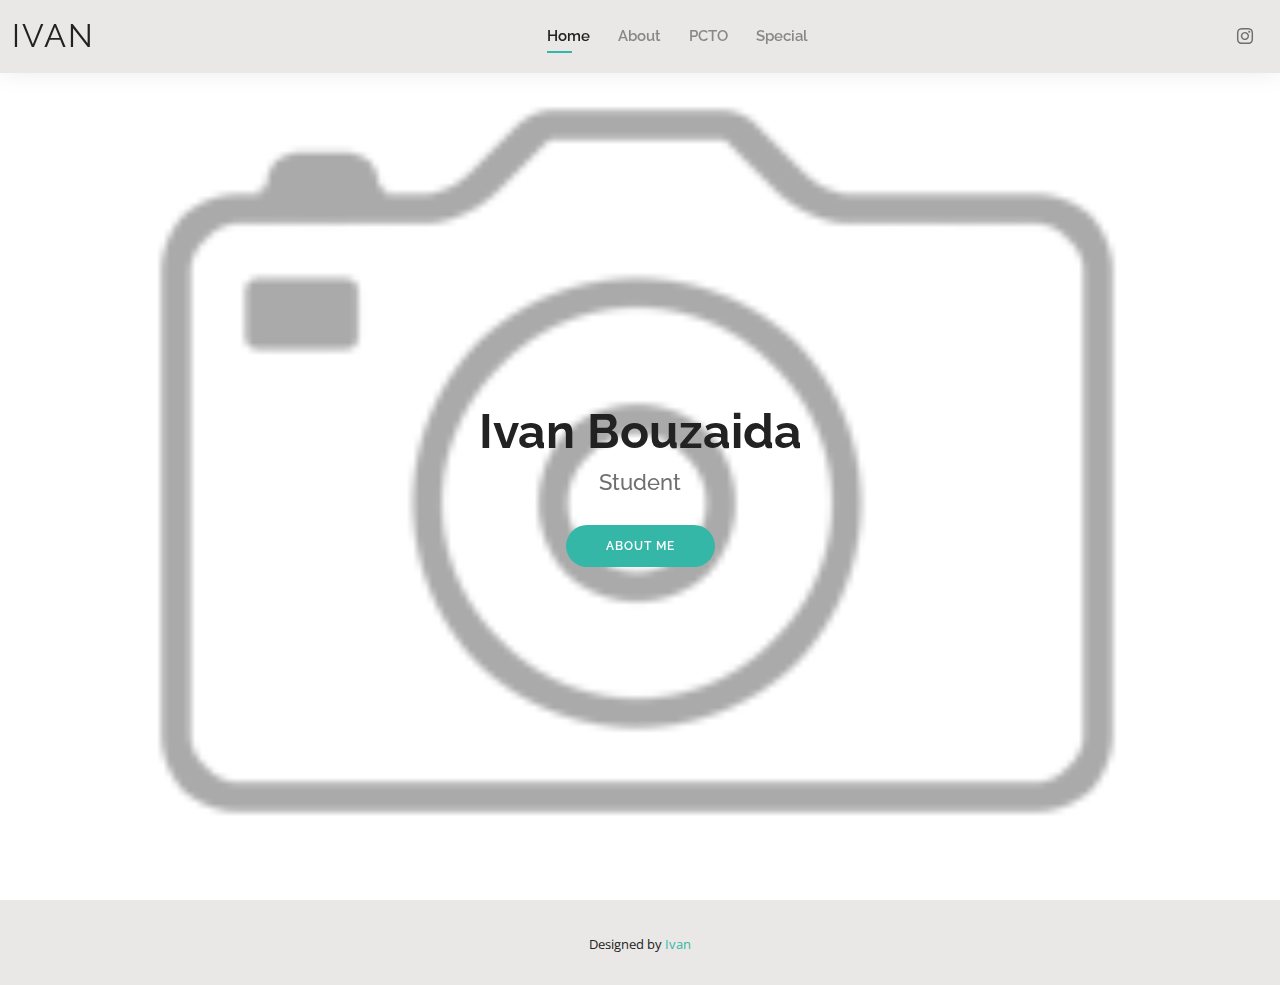
<file: site_maturità/index.html>
<!DOCTYPE html>
<html lang="en">

<head>
  <meta charset="utf-8">
  <meta content="width=device-width, initial-scale=1.0" name="viewport">

  <title>Ivan Bouzaida - Site</title>
  <meta content="" name="description">
  <meta content="" name="keywords">

  <!-- Favicons -->
  <link href="assets/img/favicon.png" rel="icon">
  <link href="assets/img/apple-touch-icon.png" rel="apple-touch-icon">

  <!-- Google Fonts -->
  <link href="https://fonts.googleapis.com/css?family=Open+Sans:300,300i,400,400i,600,600i,700,700i|Raleway:300,300i,400,400i,500,500i,600,600i,700,700i|Poppins:300,300i,400,400i,500,500i,600,600i,700,700i" rel="stylesheet">

  <!-- Vendor CSS Files -->
  <link href="assets/vendor/aos/aos.css" rel="stylesheet">
  <link href="assets/vendor/bootstrap/css/bootstrap.min.css" rel="stylesheet">
  <link href="assets/vendor/bootstrap-icons/bootstrap-icons.css" rel="stylesheet">
  <link href="assets/vendor/boxicons/css/boxicons.min.css" rel="stylesheet">
  <link href="assets/vendor/glightbox/css/glightbox.min.css" rel="stylesheet">
  <link href="assets/vendor/swiper/swiper-bundle.min.css" rel="stylesheet">

  <!-- Template Main CSS File -->
  <link href="assets/css/style.css" rel="stylesheet">

  <!-- =======================================================
  * Template Name: Kelly
  * Updated: Mar 10 2023 with Bootstrap v5.2.3
  * Template URL: https://bootstrapmade.com/kelly-free-bootstrap-cv-resume-html-template/
  * Author: BootstrapMade.com
  * License: https://bootstrapmade.com/license/
  ======================================================== -->
</head>

<body>

  <!-- ======= Header ======= -->
  <header id="header" class="fixed-top">
    <div class="container-fluid d-flex justify-content-between align-items-center">

      <h1 class="logo me-auto me-lg-0"><a href="index.html">Ivan</a></h1>
      <!-- Uncomment below if you prefer to use an image logo -->
      <!-- <a href="index.html" class="logo"><img src="assets/img/logo.png" alt="" class="img-fluid"></a>-->

      <nav id="navbar" class="navbar order-last order-lg-0">
        <ul>
          <li><a class="active" href="index.html">Home</a></li>
          <li><a href="about.html">About</a></li>
          <li><a href="resume.html">PCTO</a></li>
          <li><a href="portfolio.html">Special</a></li>
         
        </ul>
        <i class="bi bi-list mobile-nav-toggle"></i>
      </nav><!-- .navbar -->

      <div class="header-social-links">
        <a href="#" class="instagram"><i class="bi bi-instagram"></i></a>
      </div>

    </div>

  </header><!-- End Header -->

  <!-- ======= Hero Section ======= -->
  <section id="hero" class="d-flex align-items-center">
    <div class="container d-flex flex-column align-items-center" data-aos="zoom-in" data-aos-delay="100">
      <h1>Ivan Bouzaida</h1>
      <h2>Student</h2>
      <a href="about.html" class="btn-about">About Me</a>
    </div>
  </section><!-- End Hero -->

  <!-- ======= Footer ======= -->
  <footer id="footer">
    <div class="container">
      <div class="copyright">
      </div>
      <div class="credits">
        <!-- All the links in the footer should remain intact. -->
        <!-- You can delete the links only if you purchased the pro version. -->
        <!-- Licensing information: https://bootstrapmade.com/license/ -->
        <!-- Purchase the pro version with working PHP/AJAX contact form: https://boo
          tstrapmade.com/kelly-free-bootstrap-cv-resume-html-template/ -->
        Designed by <a href="https://bootstrapmade.com/">Ivan</a>
      </div>
    </div>
  </footer><!-- End  Footer -->

  <div id="preloader"></div>
  <a href="#" class="back-to-top d-flex align-items-center justify-content-center"><i class="bi bi-arrow-up-short"></i></a>

  <!-- Vendor JS Files -->
  <script src="assets/vendor/purecounter/purecounter_vanilla.js"></script>
  <script src="assets/vendor/aos/aos.js"></script>
  <script src="assets/vendor/bootstrap/js/bootstrap.bundle.min.js"></script>
  <script src="assets/vendor/glightbox/js/glightbox.min.js"></script>
  <script src="assets/vendor/isotope-layout/isotope.pkgd.min.js"></script>
  <script src="assets/vendor/swiper/swiper-bundle.min.js"></script>
  <script src="assets/vendor/waypoints/noframework.waypoints.js"></script>
  <script src="assets/vendor/php-email-form/validate.js"></script>

  <!-- Template Main JS File -->
  <script src="assets/js/main.js"></script>

</body>

</html>
</file>
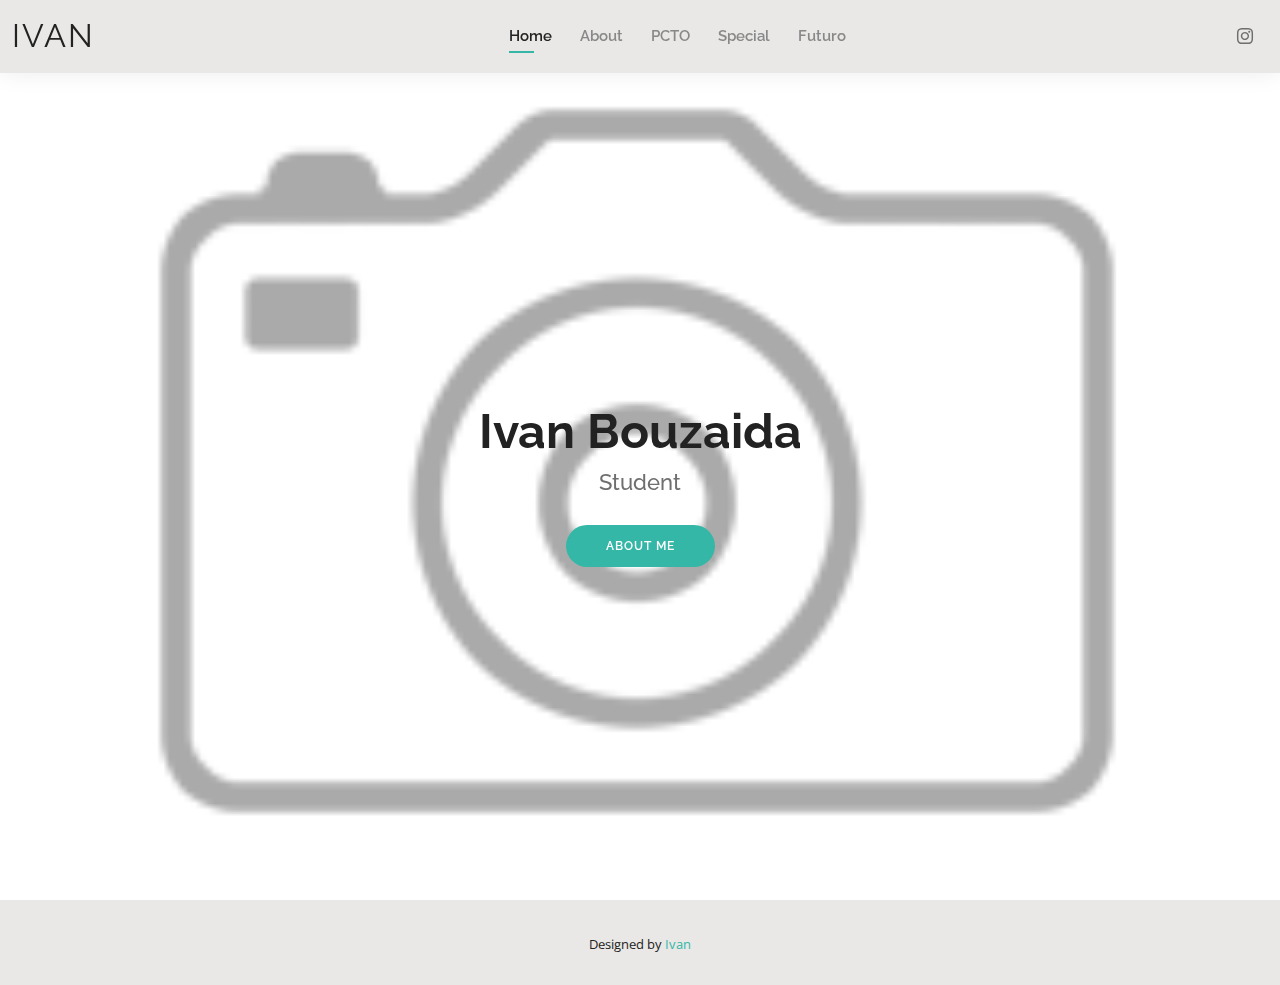
<file: Sito maturità/index.html>
<!DOCTYPE html>
<html lang="en">

<head>
  <meta charset="utf-8">
  <meta content="width=device-width, initial-scale=1.0" name="viewport">

  <title>Ivan Bouzaida - Site</title>
  <meta content="" name="description">
  <meta content="" name="keywords">

  <!-- Favicons -->
  <link href="assets/img/favicon.png" rel="icon">
  <link href="assets/img/apple-touch-icon.png" rel="apple-touch-icon">

  <!-- Google Fonts -->
  <link href="https://fonts.googleapis.com/css?family=Open+Sans:300,300i,400,400i,600,600i,700,700i|Raleway:300,300i,400,400i,500,500i,600,600i,700,700i|Poppins:300,300i,400,400i,500,500i,600,600i,700,700i" rel="stylesheet">

  <!-- Vendor CSS Files -->
  <link href="assets/vendor/aos/aos.css" rel="stylesheet">
  <link href="assets/vendor/bootstrap/css/bootstrap.min.css" rel="stylesheet">
  <link href="assets/vendor/bootstrap-icons/bootstrap-icons.css" rel="stylesheet">
  <link href="assets/vendor/boxicons/css/boxicons.min.css" rel="stylesheet">
  <link href="assets/vendor/glightbox/css/glightbox.min.css" rel="stylesheet">
  <link href="assets/vendor/swiper/swiper-bundle.min.css" rel="stylesheet">

  <!-- Template Main CSS File -->
  <link href="assets/css/style.css" rel="stylesheet">

  <!-- =======================================================
  * Template Name: Kelly
  * Updated: Mar 10 2023 with Bootstrap v5.2.3
  * Template URL: https://bootstrapmade.com/kelly-free-bootstrap-cv-resume-html-template/
  * Author: BootstrapMade.com
  * License: https://bootstrapmade.com/license/
  ======================================================== -->
</head>

<body>

  <!-- ======= Header ======= -->
  <header id="header" class="fixed-top">
    <div class="container-fluid d-flex justify-content-between align-items-center">

      <h1 class="logo me-auto me-lg-0"><a href="index.html">Ivan</a></h1>
      <!-- Uncomment below if you prefer to use an image logo -->
      <!-- <a href="index.html" class="logo"><img src="assets/img/logo.png" alt="" class="img-fluid"></a>-->

      <nav id="navbar" class="navbar order-last order-lg-0">
        <ul>
          <li><a class="active" href="index.html">Home</a></li>
          <li><a href="about.html">About</a></li>
          <li><a href="resume.html">PCTO</a></li>
          <li><a href="portfolio.html">Special</a></li>
          <li><a href="contact.html">Futuro</a></li>
        </ul>
        <i class="bi bi-list mobile-nav-toggle"></i>
      </nav><!-- .navbar -->

      <div class="header-social-links">
        <a href="#" class="instagram"><i class="bi bi-instagram"></i></a>
      </div>

    </div>

  </header><!-- End Header -->

  <!-- ======= Hero Section ======= -->
  <section id="hero" class="d-flex align-items-center">
    <div class="container d-flex flex-column align-items-center" data-aos="zoom-in" data-aos-delay="100">
      <h1>Ivan Bouzaida</h1>
      <h2>Student</h2>
      <a href="about.html" class="btn-about">About Me</a>
    </div>
  </section><!-- End Hero -->

  <!-- ======= Footer ======= -->
  <footer id="footer">
    <div class="container">
      <div class="copyright">
      </div>
      <div class="credits">
        <!-- All the links in the footer should remain intact. -->
        <!-- You can delete the links only if you purchased the pro version. -->
        <!-- Licensing information: https://bootstrapmade.com/license/ -->
        <!-- Purchase the pro version with working PHP/AJAX contact form: https://boo
          tstrapmade.com/kelly-free-bootstrap-cv-resume-html-template/ -->
        Designed by <a href="https://bootstrapmade.com/">Ivan</a>
      </div>
    </div>
  </footer><!-- End  Footer -->

  <div id="preloader"></div>
  <a href="#" class="back-to-top d-flex align-items-center justify-content-center"><i class="bi bi-arrow-up-short"></i></a>

  <!-- Vendor JS Files -->
  <script src="assets/vendor/purecounter/purecounter_vanilla.js"></script>
  <script src="assets/vendor/aos/aos.js"></script>
  <script src="assets/vendor/bootstrap/js/bootstrap.bundle.min.js"></script>
  <script src="assets/vendor/glightbox/js/glightbox.min.js"></script>
  <script src="assets/vendor/isotope-layout/isotope.pkgd.min.js"></script>
  <script src="assets/vendor/swiper/swiper-bundle.min.js"></script>
  <script src="assets/vendor/waypoints/noframework.waypoints.js"></script>
  <script src="assets/vendor/php-email-form/validate.js"></script>

  <!-- Template Main JS File -->
  <script src="assets/js/main.js"></script>

</body>

</html>
</file>
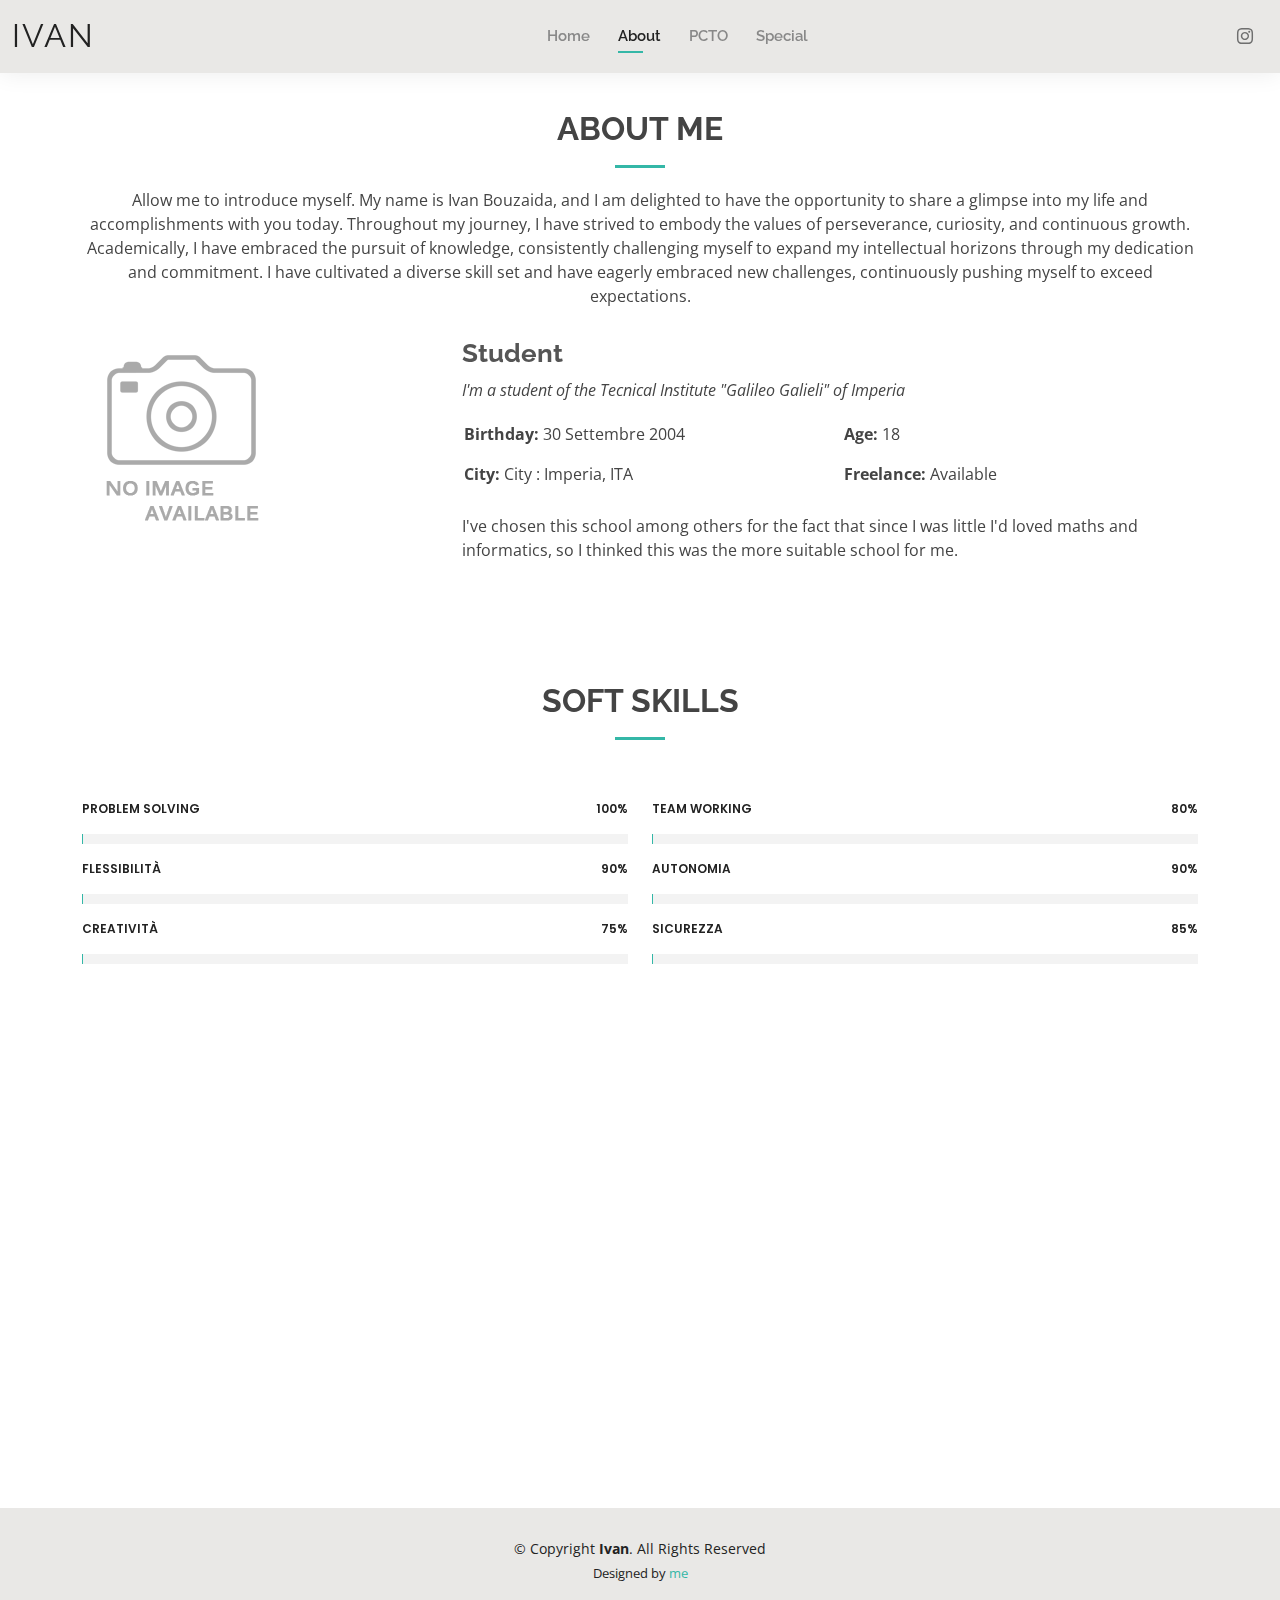
<file: site_maturità/about.html>
<!DOCTYPE html>
<html lang="en">

<head>
  <meta charset="utf-8">
  <meta content="width=device-width, initial-scale=1.0" name="viewport">

  <title>About - Ivan</title>
  <meta content="" name="description">
  <meta content="" name="keywords">

  <!-- Favicons -->
  <link href="assets/img/favicon.png" rel="icon">
  <link href="assets/img/apple-touch-icon.png" rel="apple-touch-icon">

  <!-- Google Fonts -->
  <link href="https://fonts.googleapis.com/css?family=Open+Sans:300,300i,400,400i,600,600i,700,700i|Raleway:300,300i,400,400i,500,500i,600,600i,700,700i|Poppins:300,300i,400,400i,500,500i,600,600i,700,700i" rel="stylesheet">

  <!-- Vendor CSS Files -->
  <link href="assets/vendor/aos/aos.css" rel="stylesheet">
  <link href="assets/vendor/bootstrap/css/bootstrap.min.css" rel="stylesheet">
  <link href="assets/vendor/bootstrap-icons/bootstrap-icons.css" rel="stylesheet">
  <link href="assets/vendor/boxicons/css/boxicons.min.css" rel="stylesheet">
  <link href="assets/vendor/glightbox/css/glightbox.min.css" rel="stylesheet">
  <link href="assets/vendor/swiper/swiper-bundle.min.css" rel="stylesheet">

  <!-- Template Main CSS File -->
  <link href="assets/css/style.css" rel="stylesheet">

  <!-- =======================================================
  * Template Name: Kelly
  * Updated: Mar 10 2023 with Bootstrap v5.2.3
  * Template URL: https://bootstrapmade.com/kelly-free-bootstrap-cv-resume-html-template/
  * Author: BootstrapMade.com
  * License: https://bootstrapmade.com/license/
  ======================================================== -->
</head>

<body>

  <!-- ======= Header ======= -->
  <header id="header" class="fixed-top">
    <div class="container-fluid d-flex justify-content-between align-items-center">

      <h1 class="logo me-auto me-lg-0"><a href="index.html">Ivan</a></h1>
      <!-- Uncomment below if you prefer to use an image logo -->
      <!-- <a href="index.html" class="logo"><img src="assets/img/logo.png" alt="" class="img-fluid"></a>-->

      <nav id="navbar" class="navbar order-last order-lg-0">
        <ul>
          <li><a href="index.html">Home</a></li>
          <li><a class="active" href="about.html">About</a></li>
          <li><a href="resume.html">PCTO</a></li>
          <li><a href="portfolio.html">Special</a></li>
         
        </ul>
        <i class="bi bi-list mobile-nav-toggle"></i>
      </nav><!-- .navbar -->

      <div class="header-social-links">
        <a href="#" class="instagram"><i class="bi bi-instagram"></i></a>
      </div>

    </div>

  </header><!-- End Header -->

  <main id="main">

    <!-- ======= About Section ======= -->
    <section id="about" class="about">
      <div class="container" data-aos="fade-up">

        <div class="section-title">
          <h2>About me</h2>
          <p>Allow me to introduce myself. My name is Ivan Bouzaida, and I am delighted to have the opportunity to share a glimpse into my life and accomplishments with you today.
            Throughout my journey, I have strived to embody the values of perseverance, curiosity, and continuous growth. Academically, I have embraced the pursuit of knowledge, consistently challenging myself to expand 
            my intellectual horizons through my dedication and commitment. I have cultivated a diverse skill set and  have eagerly embraced new challenges, continuously pushing myself to exceed expectations.</p>
        </div>

        <div class="row">
          <div class="col-lg-4">
            <img src="assets/img/noname.png" class="img-fluid" alt="">
          </div>
          <div class="col-lg-8 pt-4 pt-lg-0 content">
            <h3>Student</h3>
            <p class="fst-italic">
              I'm a student of the Tecnical Institute "Galileo Galieli" of Imperia
            </p>
            <div class="row">
              <div class="col-lg-6">
                <ul>
                  <li><i class="bi bi-rounded-right"></i> <strong>Birthday:</strong> 30 Settembre 2004</li>
                  <li><i class="bi bi-rounded-right"></i> <strong>City:</strong> City : Imperia, ITA</li>
                </ul>
              </div>
              <div class="col-lg-6">
                <ul>
                  <li><i class="bi bi-rounded-right"></i> <strong>Age:</strong> 18</li>
                  <li><i class="bi bi-rounded-right"></i> <strong>Freelance:</strong> Available</li>
                </ul>
              </div>
            </div>
            <p>
             I've chosen this school among others for the fact that since I was little I'd loved maths and informatics, 
             so I thinked this was the more suitable school for me. 
            </p>
          </div>
        </div>

      </div>
    </section><!-- End About Section -->

    <!-- ======= Skills Section ======= -->
    <section id="skills" class="skills">
      <div class="container" data-aos="fade-up">

        <div class="section-title">
          <h2>Soft Skills</h2>
        </div>

        <div class="row skills-content">

          <div class="col-lg-6">

            <div class="progress">
              <span class="skill">Problem solving <i class="val">100%</i></span>
              <div class="progress-bar-wrap">
                <div class="progress-bar" role="progressbar" aria-valuenow="100" aria-valuemin="0" aria-valuemax="100"></div>
              </div>
            </div>

            <div class="progress">
              <span class="skill">Flessibilità <i class="val">90%</i></span>
              <div class="progress-bar-wrap">
                <div class="progress-bar" role="progressbar" aria-valuenow="90" aria-valuemin="0" aria-valuemax="100"></div>
              </div>
            </div>

            <div class="progress">
              <span class="skill">Creatività <i class="val">75%</i></span>
              <div class="progress-bar-wrap">
                <div class="progress-bar" role="progressbar" aria-valuenow="75" aria-valuemin="0" aria-valuemax="100"></div>
              </div>
            </div>

          </div>

          <div class="col-lg-6">

            <div class="progress">
              <span class="skill">Team working<i class="val">80%</i></span>
              <div class="progress-bar-wrap">
                <div class="progress-bar" role="progressbar" aria-valuenow="80" aria-valuemin="0" aria-valuemax="100"></div>
              </div>
            </div>

            <div class="progress">
              <span class="skill">Autonomia <i class="val">90%</i></span>
              <div class="progress-bar-wrap">
                <div class="progress-bar" role="progressbar" aria-valuenow="90" aria-valuemin="0" aria-valuemax="100"></div>
              </div>
            </div>

            <div class="progress">
              <span class="skill">Sicurezza <i class="val">85%</i></span>
              <div class="progress-bar-wrap">
                <div class="progress-bar" role="progressbar" aria-valuenow="55" aria-valuemin="0" aria-valuemax="100"></div>
              </div>
            </div>

          </div>

        </div>

      </div>
    </section><!-- End Skills Section -->

    <!-- ======= Facts Section ======= -->
    <section id="facts" class="facts">
      <div class="container" data-aos="fade-up">

        <div class="section-title">
          <h2>Time</h2>
          <p>Ore di Lezione</p>
        </div>

        <div class="row counters">

          <div class="col-lg-3 col-6 text-center">
            <span data-purecounter-start="0" data-purecounter-end="330" data-purecounter-duration="1" class="purecounter"></span>
            <p>Letteratura</p>
          </div>

          <div class="col-lg-3 col-6 text-center">
            <span data-purecounter-start="0" data-purecounter-end="330" data-purecounter-duration="1" class="purecounter"></span>
            <p>Storia</p>
          </div>

          <div class="col-lg-3 col-6 text-center">
            <span data-purecounter-start="0" data-purecounter-end="363" data-purecounter-duration="1" class="purecounter"></span>
            <p>Matematica</p>
          </div>

          <div class="col-lg-3 col-6 text-center">
            <span data-purecounter-start="0" data-purecounter-end="495" data-purecounter-duration="1" class="purecounter"></span>
            <p>Inglese</p>
          </div>

          <div class="col-lg-3 col-6 text-center">
            <span data-purecounter-start="0" data-purecounter-end="594" data-purecounter-duration="1" class="purecounter"></span>
            <p>Telecomunicazioni</p>
          </div>

          <div class="col-lg-3 col-6 text-center">
            <span data-purecounter-start="0" data-purecounter-end="396" data-purecounter-duration="1" class="purecounter"></span>
            <p>Sistemi e Reti</p>
          </div>

          <div class="col-lg-3 col-6 text-center">
            <span data-purecounter-start="0" data-purecounter-end="330" data-purecounter-duration="1" class="purecounter"></span>
            <p>TPSIT</p>
          </div>

          <div class="col-lg-3 col-6 text-center">
            <span data-purecounter-start="0" data-purecounter-end="195" data-purecounter-duration="1" class="purecounter"></span>
            <p>PCTO</p>
          </div>


        </div>

      </div>
    </section><!-- End Facts Section -->


  </main><!-- End #main -->

  <!-- ======= Footer ======= -->
  <footer id="footer">
    <div class="container">
      <div class="copyright">
        &copy; Copyright <strong><span>Ivan</span></strong>. All Rights Reserved
      </div>
      <div class="credits">
        <!-- All the links in the footer should remain intact. -->
        <!-- You can delete the links only if you purchased the pro version. -->
        <!-- Licensing information: https://bootstrapmade.com/license/ -->
        <!-- Purchase the pro version with working PHP/AJAX contact form: https://bootstrapmade.com/kelly-free-bootstrap-cv-resume-html-template/ -->
        Designed by <a href="https://bootstrapmade.com/">me</a>
      </div>
    </div>
  </footer><!-- End  Footer -->

  <div id="preloader"></div>
  <a href="#" class="back-to-top d-flex align-items-center justify-content-center"><i class="bi bi-arrow-up-short"></i></a>

  <!-- Vendor JS Files -->
  <script src="assets/vendor/purecounter/purecounter_vanilla.js"></script>
  <script src="assets/vendor/aos/aos.js"></script>
  <script src="assets/vendor/bootstrap/js/bootstrap.bundle.min.js"></script>
  <script src="assets/vendor/glightbox/js/glightbox.min.js"></script>
  <script src="assets/vendor/isotope-layout/isotope.pkgd.min.js"></script>
  <script src="assets/vendor/swiper/swiper-bundle.min.js"></script>
  <script src="assets/vendor/waypoints/noframework.waypoints.js"></script>
  <script src="assets/vendor/php-email-form/validate.js"></script>

  <!-- Template Main JS File -->
  <script src="assets/js/main.js"></script>

</body>

</html>
</file>
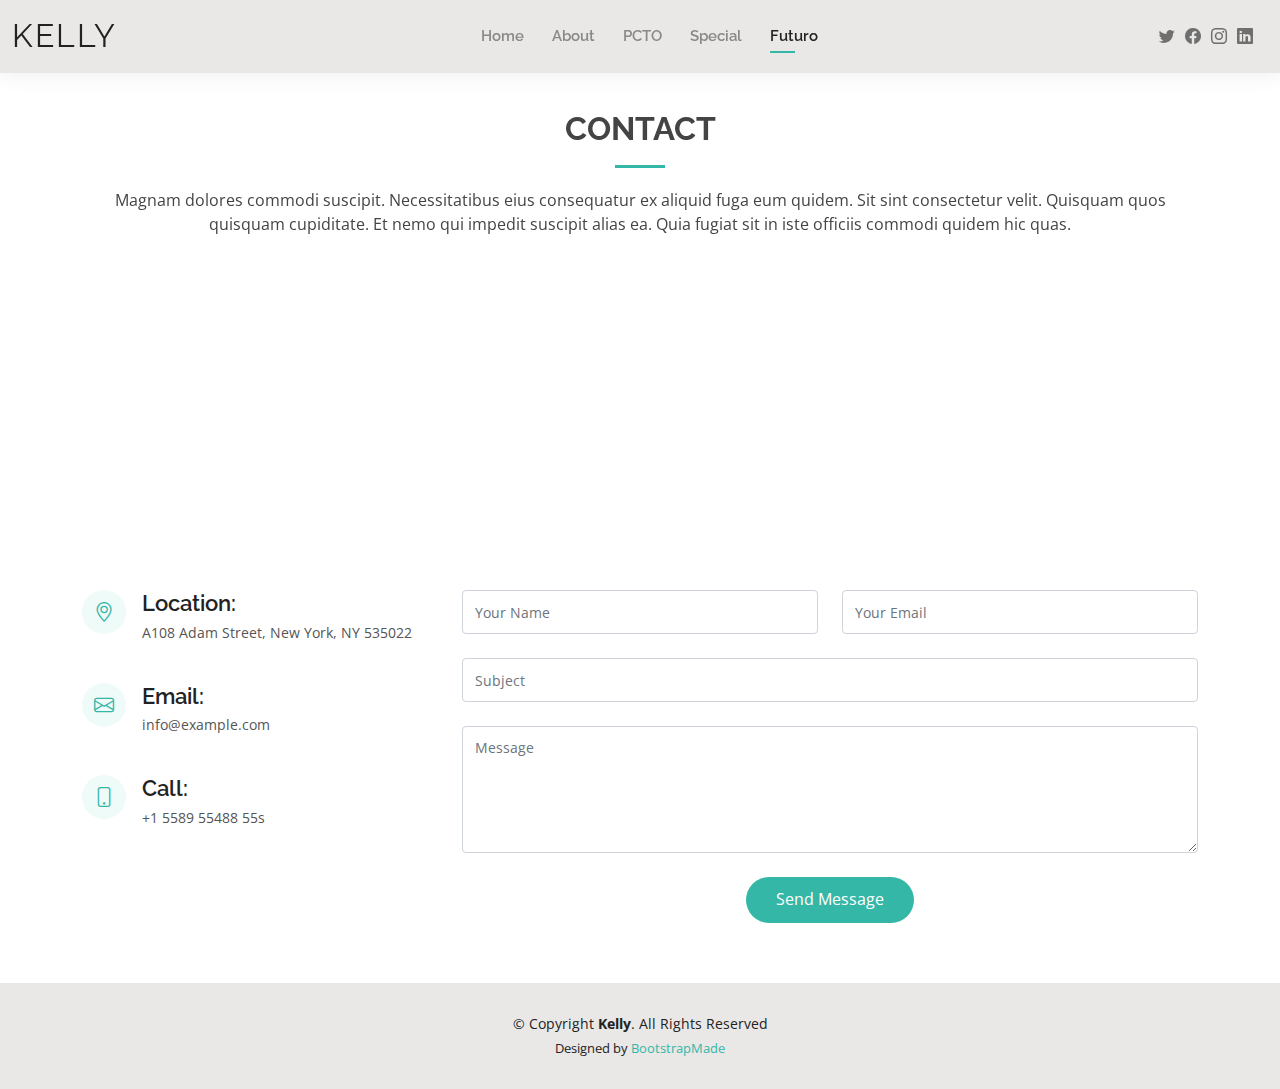
<file: site_maturità/contact.html>
<!DOCTYPE html>
<html lang="en">

<head>
  <meta charset="utf-8">
  <meta content="width=device-width, initial-scale=1.0" name="viewport">

  <title>Contact - Kelly Bootstrap Template</title>
  <meta content="" name="description">
  <meta content="" name="keywords">

  <!-- Favicons -->
  <link href="assets/img/favicon.png" rel="icon">
  <link href="assets/img/apple-touch-icon.png" rel="apple-touch-icon">

  <!-- Google Fonts -->
  <link href="https://fonts.googleapis.com/css?family=Open+Sans:300,300i,400,400i,600,600i,700,700i|Raleway:300,300i,400,400i,500,500i,600,600i,700,700i|Poppins:300,300i,400,400i,500,500i,600,600i,700,700i" rel="stylesheet">

  <!-- Vendor CSS Files -->
  <link href="assets/vendor/aos/aos.css" rel="stylesheet">
  <link href="assets/vendor/bootstrap/css/bootstrap.min.css" rel="stylesheet">
  <link href="assets/vendor/bootstrap-icons/bootstrap-icons.css" rel="stylesheet">
  <link href="assets/vendor/boxicons/css/boxicons.min.css" rel="stylesheet">
  <link href="assets/vendor/glightbox/css/glightbox.min.css" rel="stylesheet">
  <link href="assets/vendor/swiper/swiper-bundle.min.css" rel="stylesheet">

  <!-- Template Main CSS File -->
  <link href="assets/css/style.css" rel="stylesheet">

  <!-- =======================================================
  * Template Name: Kelly
  * Updated: Mar 10 2023 with Bootstrap v5.2.3
  * Template URL: https://bootstrapmade.com/kelly-free-bootstrap-cv-resume-html-template/
  * Author: BootstrapMade.com
  * License: https://bootstrapmade.com/license/
  ======================================================== -->
</head>

<body>

  <!-- ======= Header ======= -->
  <header id="header" class="fixed-top">
    <div class="container-fluid d-flex justify-content-between align-items-center">

      <h1 class="logo me-auto me-lg-0"><a href="index.html">Kelly</a></h1>
      <!-- Uncomment below if you prefer to use an image logo -->
      <!-- <a href="index.html" class="logo"><img src="assets/img/logo.png" alt="" class="img-fluid"></a>-->

      <nav id="navbar" class="navbar order-last order-lg-0">
        <ul>
          <li><a href="index.html">Home</a></li>
          <li><a href="about.html">About</a></li>
          <li><a href="resume.html">PCTO</a></li>
          <li><a href="portfolio.html">Special</a></li>
          <li><a class="active" href="contact.html">Futuro</a></li>
        </ul>
        <i class="bi bi-list mobile-nav-toggle"></i>
      </nav><!-- .navbar -->

      <div class="header-social-links">
        <a href="#" class="twitter"><i class="bi bi-twitter"></i></a>
        <a href="#" class="facebook"><i class="bi bi-facebook"></i></a>
        <a href="#" class="instagram"><i class="bi bi-instagram"></i></a>
        <a href="#" class="linkedin"><i class="bi bi-linkedin"></i></i></a>
      </div>

    </div>

  </header><!-- End Header -->

  <main id="main">

    <!-- ======= Contact Section ======= -->
    <section id="contact" class="contact">
      <div class="container" data-aos="fade-up">

        <div class="section-title">
          <h2>Contact</h2>
          <p>Magnam dolores commodi suscipit. Necessitatibus eius consequatur ex aliquid fuga eum quidem. Sit sint consectetur velit. Quisquam quos quisquam cupiditate. Et nemo qui impedit suscipit alias ea. Quia fugiat sit in iste officiis commodi quidem hic quas.</p>
        </div>

        <div>
          <iframe style="border:0; width: 100%; height: 270px;" src="https://www.google.com/maps/embed?pb=!1m14!1m8!1m3!1d12097.433213460943!2d-74.0062269!3d40.7101282!3m2!1i1024!2i768!4f13.1!3m3!1m2!1s0x0%3A0xb89d1fe6bc499443!2sDowntown+Conference+Center!5e0!3m2!1smk!2sbg!4v1539943755621" frameborder="0" allowfullscreen></iframe>
        </div>

        <div class="row mt-5">

          <div class="col-lg-4">
            <div class="info">
              <div class="address">
                <i class="bi bi-geo-alt"></i>
                <h4>Location:</h4>
                <p>A108 Adam Street, New York, NY 535022</p>
              </div>

              <div class="email">
                <i class="bi bi-envelope"></i>
                <h4>Email:</h4>
                <p>info@example.com</p>
              </div>

              <div class="phone">
                <i class="bi bi-phone"></i>
                <h4>Call:</h4>
                <p>+1 5589 55488 55s</p>
              </div>

            </div>

          </div>

          <div class="col-lg-8 mt-5 mt-lg-0">

            <form action="forms/contact.php" method="post" role="form" class="php-email-form">
              <div class="row">
                <div class="col-md-6 form-group">
                  <input type="text" name="name" class="form-control" id="name" placeholder="Your Name" required>
                </div>
                <div class="col-md-6 form-group mt-3 mt-md-0">
                  <input type="email" class="form-control" name="email" id="email" placeholder="Your Email" required>
                </div>
              </div>
              <div class="form-group mt-3">
                <input type="text" class="form-control" name="subject" id="subject" placeholder="Subject" required>
              </div>
              <div class="form-group mt-3">
                <textarea class="form-control" name="message" rows="5" placeholder="Message" required></textarea>
              </div>
              <div class="my-3">
                <div class="loading">Loading</div>
                <div class="error-message"></div>
                <div class="sent-message">Your message has been sent. Thank you!</div>
              </div>
              <div class="text-center"><button type="submit">Send Message</button></div>
            </form>

          </div>

        </div>

      </div>
    </section><!-- End Contact Section -->

  </main><!-- End #main -->

  <!-- ======= Footer ======= -->
  <footer id="footer">
    <div class="container">
      <div class="copyright">
        &copy; Copyright <strong><span>Kelly</span></strong>. All Rights Reserved
      </div>
      <div class="credits">
        <!-- All the links in the footer should remain intact. -->
        <!-- You can delete the links only if you purchased the pro version. -->
        <!-- Licensing information: https://bootstrapmade.com/license/ -->
        <!-- Purchase the pro version with working PHP/AJAX contact form: https://bootstrapmade.com/kelly-free-bootstrap-cv-resume-html-template/ -->
        Designed by <a href="https://bootstrapmade.com/">BootstrapMade</a>
      </div>
    </div>
  </footer><!-- End  Footer -->

  <div id="preloader"></div>
  <a href="#" class="back-to-top d-flex align-items-center justify-content-center"><i class="bi bi-arrow-up-short"></i></a>

  <!-- Vendor JS Files -->
  <script src="assets/vendor/purecounter/purecounter_vanilla.js"></script>
  <script src="assets/vendor/aos/aos.js"></script>
  <script src="assets/vendor/bootstrap/js/bootstrap.bundle.min.js"></script>
  <script src="assets/vendor/glightbox/js/glightbox.min.js"></script>
  <script src="assets/vendor/isotope-layout/isotope.pkgd.min.js"></script>
  <script src="assets/vendor/swiper/swiper-bundle.min.js"></script>
  <script src="assets/vendor/waypoints/noframework.waypoints.js"></script>
  <script src="assets/vendor/php-email-form/validate.js"></script>

  <!-- Template Main JS File -->
  <script src="assets/js/main.js"></script>

</body>

</html>
</file>
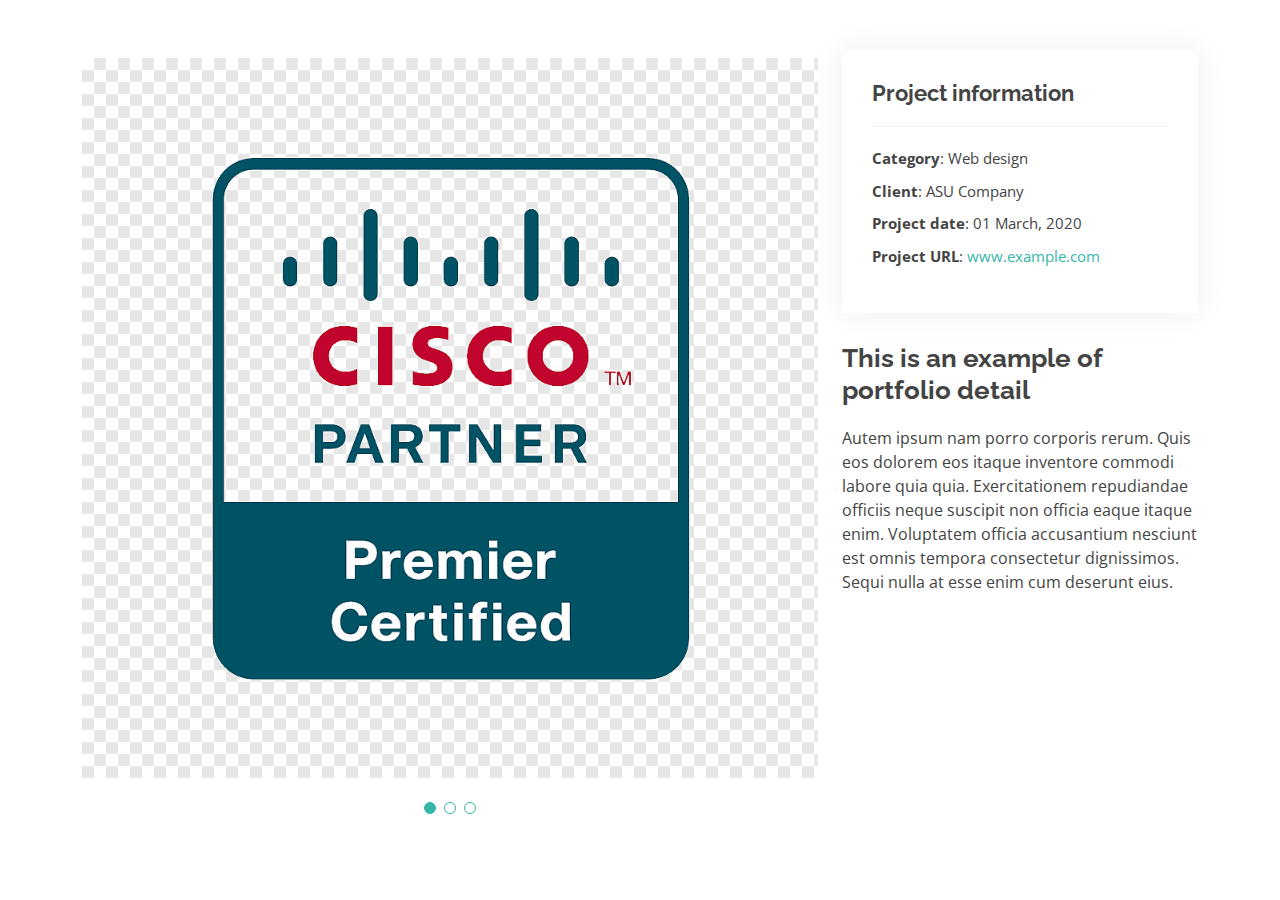
<file: site_maturità/portfolio-details.html>
<!DOCTYPE html>
<html lang="en">

<head>
  <meta charset="utf-8">
  <meta content="width=device-width, initial-scale=1.0" name="viewport">

  <title>Special - Ivan</title>
  <meta content="" name="description">
  <meta content="" name="keywords">

  <!-- Favicons -->
  <link href="assets/img/favicon.png" rel="icon">
  <link href="assets/img/apple-touch-icon.png" rel="apple-touch-icon">

  <!-- Google Fonts -->
  <link href="https://fonts.googleapis.com/css?family=Open+Sans:300,300i,400,400i,600,600i,700,700i|Raleway:300,300i,400,400i,500,500i,600,600i,700,700i|Poppins:300,300i,400,400i,500,500i,600,600i,700,700i" rel="stylesheet">

  <!-- Vendor CSS Files -->
  <link href="assets/vendor/aos/aos.css" rel="stylesheet">
  <link href="assets/vendor/bootstrap/css/bootstrap.min.css" rel="stylesheet">
  <link href="assets/vendor/bootstrap-icons/bootstrap-icons.css" rel="stylesheet">
  <link href="assets/vendor/boxicons/css/boxicons.min.css" rel="stylesheet">
  <link href="assets/vendor/glightbox/css/glightbox.min.css" rel="stylesheet">
  <link href="assets/vendor/swiper/swiper-bundle.min.css" rel="stylesheet">

  <!-- Template Main CSS File -->
  <link href="assets/css/style.css" rel="stylesheet">

  <!-- =======================================================
  * Template Name: Kelly
  * Updated: Mar 10 2023 with Bootstrap v5.2.3
  * Template URL: https://bootstrapmade.com/kelly-free-bootstrap-cv-resume-html-template/
  * Author: BootstrapMade.com
  * License: https://bootstrapmade.com/license/
  ======================================================== -->
</head>

<body>

  <main id="main">

    <!-- ======= Portfolio Details Section ======= -->
    <section id="portfolio-details" class="portfolio-details">
      <div class="container">

        <div class="row gy-4">

          <div class="col-lg-8">
            <div class="portfolio-details-slider swiper">
              <div class="swiper-wrapper align-items-center">

                <div class="swiper-slide">
                  <img src="assets/img/portfolio/portfolio-1.jpg" alt="">
                </div>

                <div class="swiper-slide">
                  <img src="assets/img/portfolio/portfolio-2.jpg" alt="">
                </div>

                <div class="swiper-slide">
                  <img src="assets/img/portfolio/portfolio-3.jpg" alt="">
                </div>

              </div>
              <div class="swiper-pagination"></div>
            </div>
          </div>

          <div class="col-lg-4">
            <div class="portfolio-info">
              <h3>Project information</h3>
              <ul>
                <li><strong>Category</strong>: Web design</li>
                <li><strong>Client</strong>: ASU Company</li>
                <li><strong>Project date</strong>: 01 March, 2020</li>
                <li><strong>Project URL</strong>: <a href="#">www.example.com</a></li>
              </ul>
            </div>
            <div class="portfolio-description">
              <h2>This is an example of portfolio detail</h2>
              <p>
                Autem ipsum nam porro corporis rerum. Quis eos dolorem eos itaque inventore commodi labore quia quia. Exercitationem repudiandae officiis neque suscipit non officia eaque itaque enim. Voluptatem officia accusantium nesciunt est omnis tempora consectetur dignissimos. Sequi nulla at esse enim cum deserunt eius.
              </p>
            </div>
          </div>

        </div>

      </div>
    </section><!-- End Portfolio Details Section -->

  </main><!-- End #main -->

  <div id="preloader"></div>
  <a href="#" class="back-to-top d-flex align-items-center justify-content-center"><i class="bi bi-arrow-up-short"></i></a>

  <!-- Vendor JS Files -->
  <script src="assets/vendor/purecounter/purecounter_vanilla.js"></script>
  <script src="assets/vendor/aos/aos.js"></script>
  <script src="assets/vendor/bootstrap/js/bootstrap.bundle.min.js"></script>
  <script src="assets/vendor/glightbox/js/glightbox.min.js"></script>
  <script src="assets/vendor/isotope-layout/isotope.pkgd.min.js"></script>
  <script src="assets/vendor/swiper/swiper-bundle.min.js"></script>
  <script src="assets/vendor/waypoints/noframework.waypoints.js"></script>
  <script src="assets/vendor/php-email-form/validate.js"></script>

  <!-- Template Main JS File -->
  <script src="assets/js/main.js"></script>

</body>

</html>
</file>
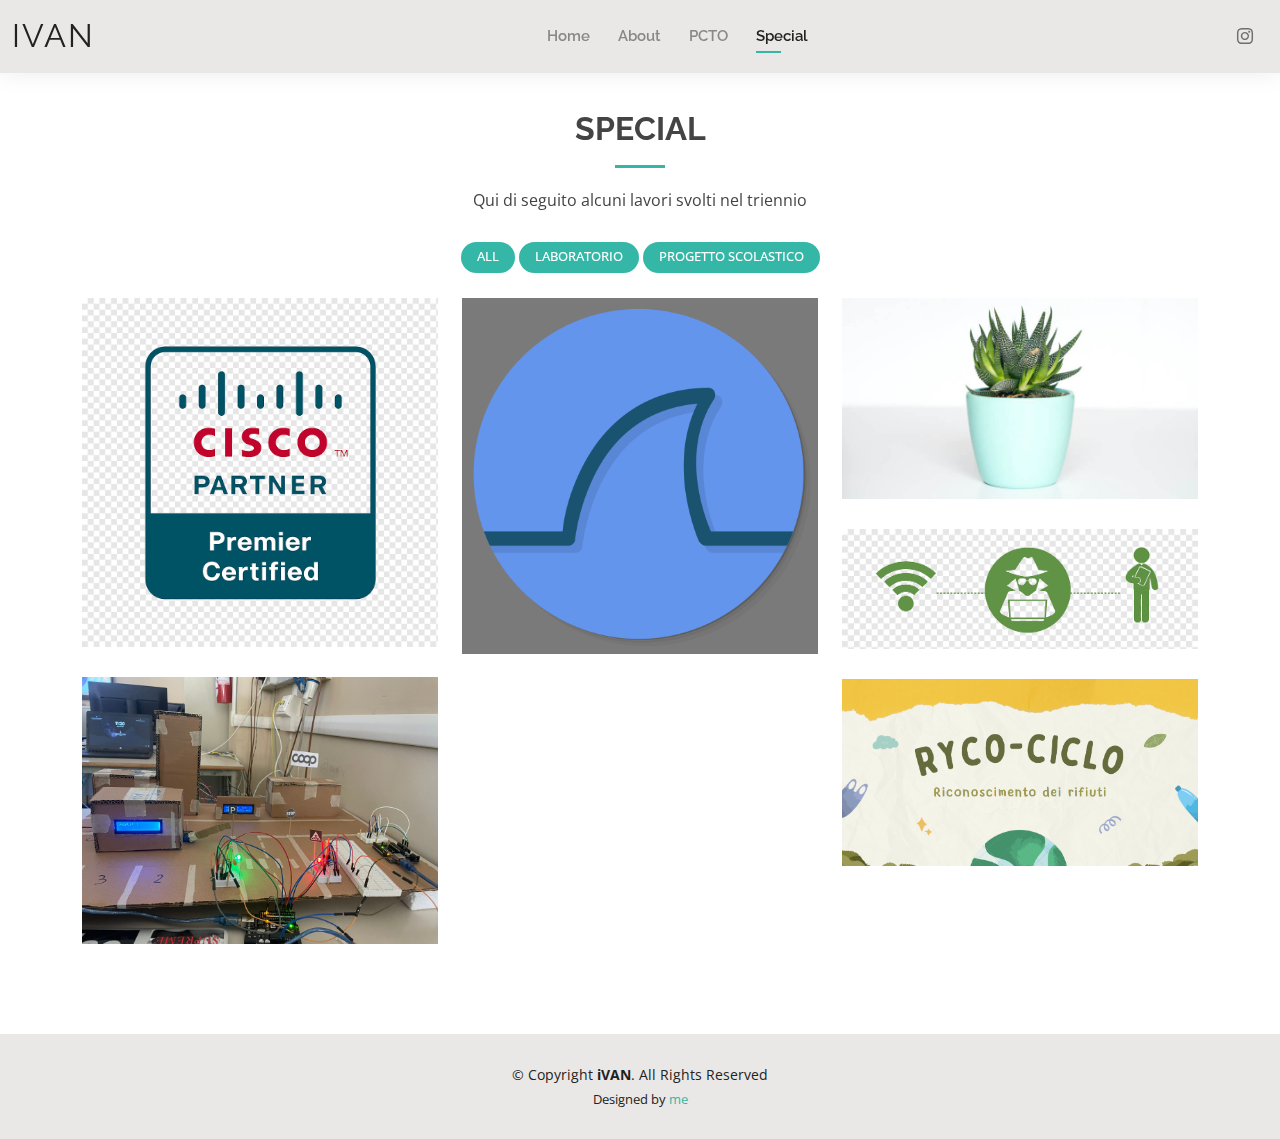
<file: site_maturità/portfolio.html>
<!DOCTYPE html>
<html lang="en">

<head>
  <meta charset="utf-8">
  <meta content="width=device-width, initial-scale=1.0" name="viewport">

  <title>Special - Ivan</title>
  <meta content="" name="description">
  <meta content="" name="keywords">

  <!-- Favicons -->
  <link href="assets/img/favicon.png" rel="icon">
  <link href="assets/img/apple-touch-icon.png" rel="apple-touch-icon">

  <!-- Google Fonts -->
  <link href="https://fonts.googleapis.com/css?family=Open+Sans:300,300i,400,400i,600,600i,700,700i|Raleway:300,300i,400,400i,500,500i,600,600i,700,700i|Poppins:300,300i,400,400i,500,500i,600,600i,700,700i" rel="stylesheet">

  <!-- Vendor CSS Files -->
  <link href="assets/vendor/aos/aos.css" rel="stylesheet">
  <link href="assets/vendor/bootstrap/css/bootstrap.min.css" rel="stylesheet">
  <link href="assets/vendor/bootstrap-icons/bootstrap-icons.css" rel="stylesheet">
  <link href="assets/vendor/boxicons/css/boxicons.min.css" rel="stylesheet">
  <link href="assets/vendor/glightbox/css/glightbox.min.css" rel="stylesheet">
  <link href="assets/vendor/swiper/swiper-bundle.min.css" rel="stylesheet">

  <!-- Template Main CSS File -->
  <link href="assets/css/style.css" rel="stylesheet">

  <!-- =======================================================
  * Template Name: Kelly
  * Updated: Mar 10 2023 with Bootstrap v5.2.3
  * Template URL: https://bootstrapmade.com/kelly-free-bootstrap-cv-resume-html-template/
  * Author: BootstrapMade.com
  * License: https://bootstrapmade.com/license/
  ======================================================== -->
</head>

<body>

  <!-- ======= Header ======= -->
  <header id="header" class="fixed-top">
    <div class="container-fluid d-flex justify-content-between align-items-center">

      <h1 class="logo me-auto me-lg-0"><a href="index.html">Ivan</a></h1>
      <!-- Uncomment below if you prefer to use an image logo -->
      <!-- <a href="index.html" class="logo"><img src="assets/img/logo.png" alt="" class="img-fluid"></a>-->

      <nav id="navbar" class="navbar order-last order-lg-0">
        <ul>
          <li><a href="index.html">Home</a></li>
          <li><a href="about.html">About</a></li>
          <li><a href="resume.html">PCTO</a></li>
          <li><a class="active" href="portfolio.html">Special</a></li>
          
        </ul>
        <i class="bi bi-list mobile-nav-toggle"></i>
      </nav><!-- .navbar -->

      <div class="header-social-links">
        <a href="#" class="instagram"><i class="bi bi-instagram"></i></a>
      </div>

    </div>

  </header><!-- End Header -->

  <main id="main">

    <!-- ======= Portfolio Section ======= -->
    <section id="portfolio" class="portfolio">
      <div class="container" data-aos="fade-up">

        <div class="section-title">
          <h2>Special</h2>
          <p>Qui di seguito alcuni lavori svolti nel triennio</p>
        </div>

        <div class="row" data-aos="fade-up" data-aos-delay="100">
          <div class="col-lg-12 d-flex justify-content-center">
            <ul id="portfolio-flters">
              <li data-filter="*" class="filter-active">All</li>
              <li data-filter="*" class="filter-active">Laboratorio</li>
              <li data-filter="*" class="filter-active">Progetto Scolastico</li>
            </ul>
          </div>
        </div>

        <div class="row portfolio-container" data-aos="fade-up" data-aos-delay="200">

          <div class="col-lg-4 col-md-6 portfolio-item filter-Laboratorio">
            <div class="portfolio-wrap">
              <img src="assets/img/portfolio/portfolio-1.jpg" class="img-fluid" alt="">
              <div class="portfolio-info">
                <h4>Cisco Packet Tracer</h4>
                <p>Laboratorio</p>
                <div class="portfolio-links">
                  <a href="assets/img/portfolio/portfolio-1.jpg" data-gallery="portfolioGallery" class="portfolio-lightbox" title="App 1"><i class="bx bx-plus"></i></a>
                  <a href="portfolio-details.html" class="portfolio-details-lightbox" data-glightbox="type: external" title="Portfolio Details"><i class="bx bx-link"></i></a>
                </div>
              </div>
            </div>
          </div>

          <div class="col-lg-4 col-md-6 portfolio-item filter-Laboratorio">
            <div class="portfolio-wrap">
              <img src="assets/img/portfolio/portfolio-2.jpg" class="img-fluid" alt="">
              <div class="portfolio-info">
                <h4>Wireshark</h4>
                <p>Laboratorio</p>
                <div class="portfolio-links">
                  <a href="assets/img/portfolio/portfolio-2.jpg" data-gallery="portfolioGallery" class="portfolio-lightbox" title="Web 3"><i class="bx bx-plus"></i></a>
                  <a href="portfolio-details.html" class="portfolio-details-lightbox" data-glightbox="type: external" title="Portfolio Details"><i class="bx bx-link"></i></a>
                </div>
              </div>
            </div>
          </div>

          <div class="col-lg-4 col-md-6 portfolio-item filter-Progetto Scolastico">
            <div class="portfolio-wrap">
              <img src="assets/img/portfolio/portfolio-3.jpg" class="img-fluid" alt="">
              <div class="portfolio-info">
                <h4>EDUGREEN</h4>
                <p>Progetto Scolastico</p>
                <div class="portfolio-links">
                  <a href="assets/img/portfolio/portfolio-3.jpg" data-gallery="portfolioGallery" class="portfolio-lightbox" title="App 2"><i class="bx bx-plus"></i></a>
                  <a href="portfolio-details.html" class="portfolio-details-lightbox" data-glightbox="type: external" title="Portfolio Details"><i class="bx bx-link"></i></a>
                </div>
              </div>
            </div>
          </div>

          <div class="col-lg-4 col-md-6 portfolio-item filter-Laboratorio">
            <div class="portfolio-wrap">
              <img src="assets/img/portfolio/portfolio-4.jpg" class="img-fluid" alt="">
              <div class="portfolio-info">
                <h4>MITM</h4>
                <p>Laboratorio</p>
                <div class="portfolio-links">
                  <a href="assets/img/portfolio/portfolio-4.jpg" data-gallery="portfolioGallery" class="portfolio-lightbox" title="Card 2"><i class="bx bx-plus"></i></a>
                  <a href="portfolio-details.html" class="portfolio-details-lightbox" data-glightbox="type: external" title="Portfolio Details"><i class="bx bx-link"></i></a>
                </div>
              </div>
            </div>
          </div>

          <div class="col-lg-4 col-md-6 portfolio-item filter-Progetto Scolastico">
            <div class="portfolio-wrap">
              <img src="assets/img/portfolio/portfolio-5.jpg" class="img-fluid" alt="">
              <div class="portfolio-info">
                <h4>Smart City</h4>
                <p>Progetto Scolastico</p>
                <div class="portfolio-links">
                  <a href="assets/img/portfolio/portfolio-5.jpg" data-gallery="portfolioGallery" class="portfolio-lightbox" title="Web 2"><i class="bx bx-plus"></i></a>
                  <a href="portfolio-details.html" class="portfolio-details-lightbox" data-glightbox="type: external" title="Portfolio Details"><i class="bx bx-link"></i></a>
                </div>
              </div>
            </div>
          </div>

          <div class="col-lg-4 col-md-6 portfolio-item filter-Progetto Scolastico">
            <div class="portfolio-wrap">
              <img src="assets/img/portfolio/portfolio-6.jpg" class="img-fluid" alt="">
              <div class="portfolio-info">
                <h4>Rico-Ciclo</h4>
                <p>Progetto Scolastico</p>
                <div class="portfolio-links">
                  <a href="assets/img/portfolio/portfolio-6.jpg" data-gallery="portfolioGallery" class="portfolio-lightbox" title="App 3"><i class="bx bx-plus"></i></a>
                  <a href="portfolio-details.html" class="portfolio-details-lightbox" data-glightbox="type: external" title="Portfolio Details"><i class="bx bx-link"></i></a>
                </div>
              </div>
            </div>
          </div>
        </div>

      </div>
    </section><!-- End Portfolio Section -->

  </main><!-- End #main -->

  <!-- ======= Footer ======= -->
  <footer id="footer">
    <div class="container">
      <div class="copyright">
        &copy; Copyright <strong><span>iVAN</span></strong>. All Rights Reserved
      </div>
      <div class="credits">
        <!-- All the links in the footer should remain intact. -->
        <!-- You can delete the links only if you purchased the pro version. -->
        <!-- Licensing information: https://bootstrapmade.com/license/ -->
        <!-- Purchase the pro version with working PHP/AJAX contact form: https://bootstrapmade.com/kelly-free-bootstrap-cv-resume-html-template/ -->
        Designed by <a href="https://bootstrapmade.com/">me</a>
      </div>
    </div>
  </footer><!-- End  Footer -->

  <div id="preloader"></div>
  <a href="#" class="back-to-top d-flex align-items-center justify-content-center"><i class="bi bi-arrow-up-short"></i></a>

  <!-- Vendor JS Files -->
  <script src="assets/vendor/purecounter/purecounter_vanilla.js"></script>
  <script src="assets/vendor/aos/aos.js"></script>
  <script src="assets/vendor/bootstrap/js/bootstrap.bundle.min.js"></script>
  <script src="assets/vendor/glightbox/js/glightbox.min.js"></script>
  <script src="assets/vendor/isotope-layout/isotope.pkgd.min.js"></script>
  <script src="assets/vendor/swiper/swiper-bundle.min.js"></script>
  <script src="assets/vendor/waypoints/noframework.waypoints.js"></script>
  <script src="assets/vendor/php-email-form/validate.js"></script>

  <!-- Template Main JS File -->
  <script src="assets/js/main.js"></script>

</body>

</html>
</file>
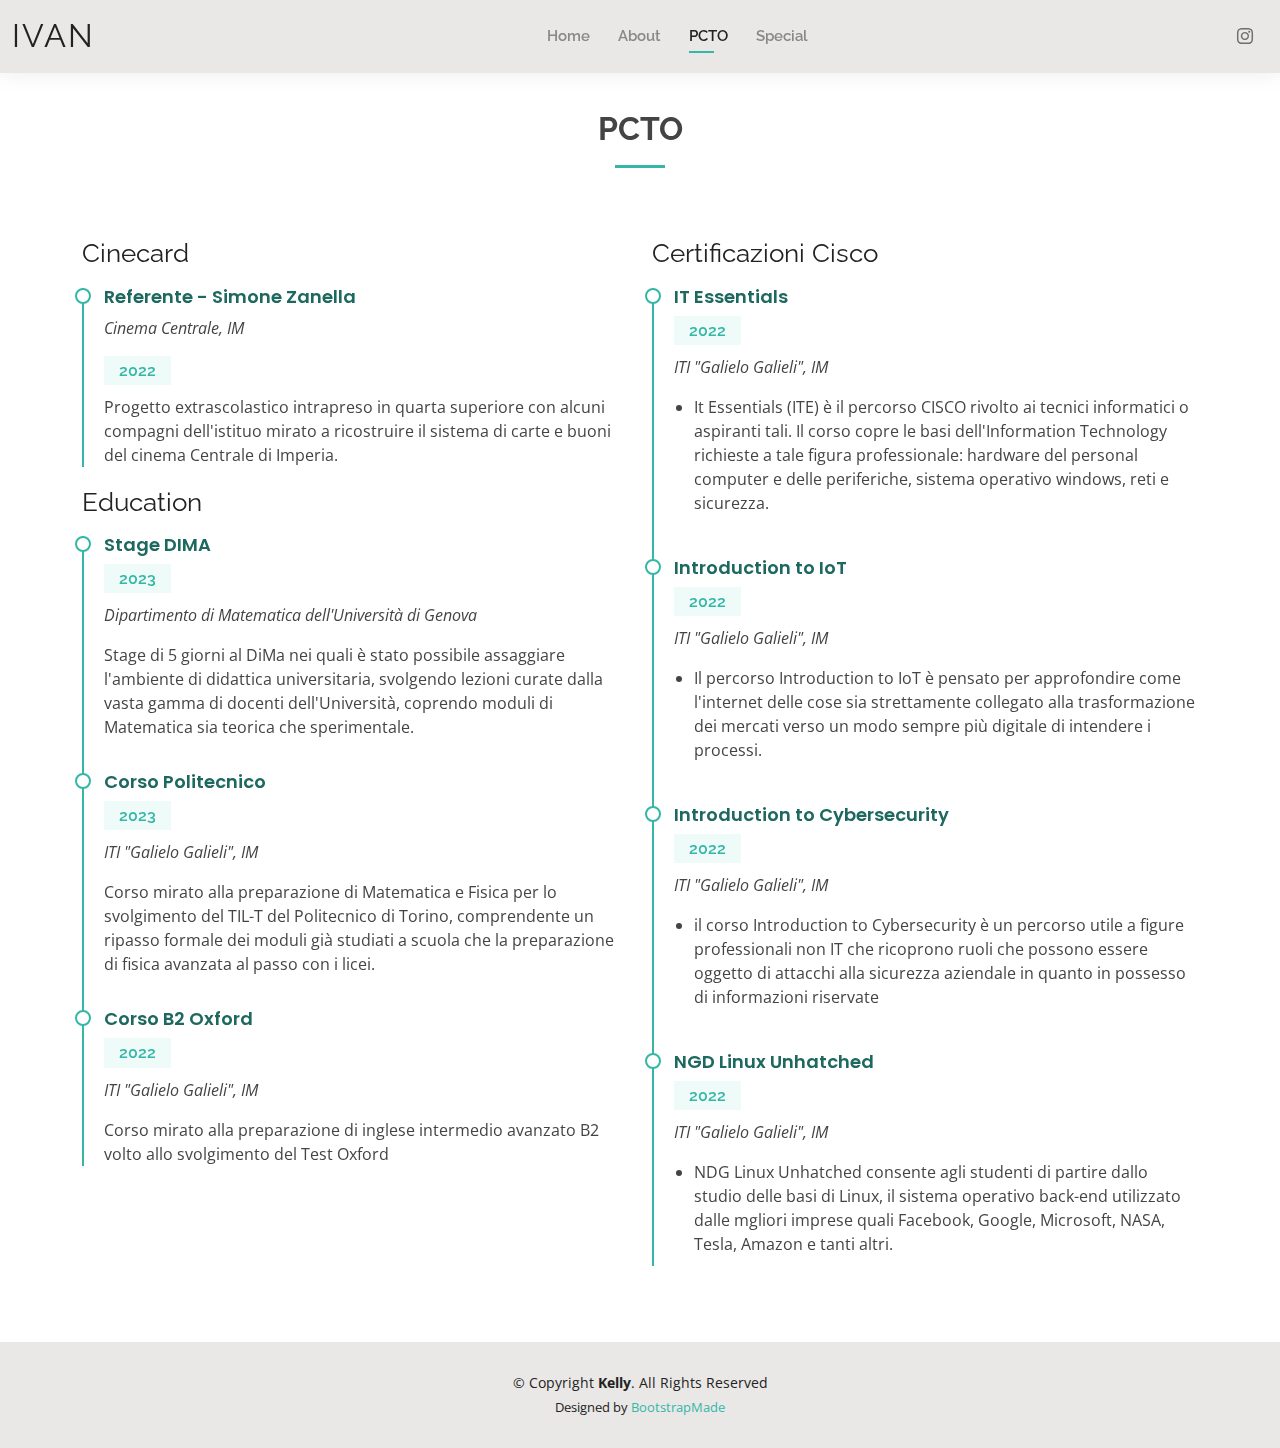
<file: site_maturità/resume.html>
<!DOCTYPE html>
<html lang="en">

<head>
  <meta charset="utf-8">
  <meta content="width=device-width, initial-scale=1.0" name="viewport">

  <title>PCTO - Ivan</title>
  <meta content="" name="description">
  <meta content="" name="keywords">

  <!-- Favicons -->
  <link href="assets/img/favicon.png" rel="icon">
  <link href="assets/img/apple-touch-icon.png" rel="apple-touch-icon">

  <!-- Google Fonts -->
  <link href="https://fonts.googleapis.com/css?family=Open+Sans:300,300i,400,400i,600,600i,700,700i|Raleway:300,300i,400,400i,500,500i,600,600i,700,700i|Poppins:300,300i,400,400i,500,500i,600,600i,700,700i" rel="stylesheet">

  <!-- Vendor CSS Files -->
  <link href="assets/vendor/aos/aos.css" rel="stylesheet">
  <link href="assets/vendor/bootstrap/css/bootstrap.min.css" rel="stylesheet">
  <link href="assets/vendor/bootstrap-icons/bootstrap-icons.css" rel="stylesheet">
  <link href="assets/vendor/boxicons/css/boxicons.min.css" rel="stylesheet">
  <link href="assets/vendor/glightbox/css/glightbox.min.css" rel="stylesheet">
  <link href="assets/vendor/swiper/swiper-bundle.min.css" rel="stylesheet">

  <!-- Template Main CSS File -->
  <link href="assets/css/style.css" rel="stylesheet">

  <!-- =======================================================
  * Template Name: Kelly
  * Updated: Mar 10 2023 with Bootstrap v5.2.3
  * Template URL: https://bootstrapmade.com/kelly-free-bootstrap-cv-resume-html-template/
  * Author: BootstrapMade.com
  * License: https://bootstrapmade.com/license/
  ======================================================== -->
</head>

<body>

  <!-- ======= Header ======= -->
  <header id="header" class="fixed-top">
    <div class="container-fluid d-flex justify-content-between align-items-center">

      <h1 class="logo me-auto me-lg-0"><a href="index.html">Ivan</a></h1>
      <!-- Uncomment below if you prefer to use an image logo -->
      <!-- <a href="index.html" class="logo"><img src="assets/img/logo.png" alt="" class="img-fluid"></a>-->

      <nav id="navbar" class="navbar order-last order-lg-0">
        <ul>
          <li><a href="index.html">Home</a></li>
          <li><a href="about.html">About</a></li>
          <li><a class="active" href="resume.html">PCTO</a></li>
          <li><a href="portfolio.html">Special</a></li>
          
        </ul>
        <i class="bi bi-list mobile-nav-toggle"></i>
      </nav><!-- .navbar -->

      <div class="header-social-links">
        <a href="#" class="instagram"><i class="bi bi-instagram"></i></a>
      </div>

    </div>

  </header><!-- End Header -->

  <main id="main">

    <!-- ======= Resume Section ======= -->
    <section id="resume" class="resume">
      <div class="container" data-aos="fade-up">

        <div class="section-title">
          <h2>PCTO</h2>
        </div>

        <div class="row">
          <div class="col-lg-6">
            <h3 class="resume-title">Cinecard</h3>
            <div class="resume-item pb-0">
              <h4>Referente - Simone Zanella</h4>
              <p><em>Cinema Centrale, IM</em></p>
              <h5>2022</h5>
              <p>Progetto extrascolastico intrapreso in quarta superiore con alcuni compagni dell'istituo mirato a ricostruire il sistema di carte e buoni del cinema Centrale di Imperia.</p>

            </div>

            <h3 class="resume-title">Education</h3>
            <div class="resume-item">
              <h4>Stage DIMA</h4>
              <h5>2023</h5>
              <p><em>Dipartimento di Matematica dell'Università di Genova</em></p>
              <p>Stage di 5 giorni al DiMa nei quali è stato possibile assaggiare l'ambiente di didattica universitaria, svolgendo lezioni curate dalla vasta gamma di docenti dell'Università, coprendo moduli di Matematica sia teorica che sperimentale.</p>
            </div>
            <div class="resume-item">
              <h4>Corso Politecnico</h4>
              <h5>2023</h5>
              <p><em>ITI "Galielo Galieli", IM</em></p>
              <p>Corso mirato alla preparazione di Matematica e Fisica per lo svolgimento del TIL-T del Politecnico di Torino, comprendente un ripasso formale dei moduli già studiati a scuola che la preparazione di fisica avanzata al passo con i licei.</p>
            </div>
            <div class="resume-item">
              <h4>Corso B2 Oxford</h4>
              <h5>2022</h5>
              <p><em>ITI "Galielo Galieli", IM</em></p>
              <p>Corso mirato alla preparazione di inglese intermedio avanzato B2 volto allo svolgimento del Test Oxford </p>
            </div>
          </div>
          <div class="col-lg-6">
            <h3 class="resume-title">Certificazioni Cisco</h3>
            <div class="resume-item">
              <h4>IT Essentials</h4>
              <h5>2022</h5>
              <p><em>ITI "Galielo Galieli", IM </em></p>
              <p>
              <ul>
                <li>It Essentials (ITE) è il percorso CISCO rivolto ai tecnici informatici o aspiranti tali. Il corso copre le basi dell'Information Technology richieste a tale figura professionale: hardware del personal computer e delle periferiche, sistema operativo windows, reti e sicurezza.</li>

              </ul>
              </p>
            </div>
            <div class="resume-item">
              <h4>Introduction to IoT</h4>
              <h5>2022</h5>
              <p><em>ITI "Galielo Galieli", IM</em></p>
              <p>
              <ul>
                <li>Il percorso Introduction to IoT è pensato per approfondire come l'internet delle cose sia strettamente collegato alla trasformazione dei mercati verso un modo sempre più digitale di intendere i processi.</li>

              </ul>
              </p>
            </div>
            <div class="resume-item">
              <h4>Introduction to Cybersecurity</h4>
              <h5>2022</h5>
              <p><em>ITI "Galielo Galieli", IM</em></p>
              <p>
              <ul>
                <li>il corso Introduction to Cybersecurity è un percorso utile a figure professionali non IT che ricoprono ruoli che possono essere oggetto di attacchi alla sicurezza aziendale in quanto in possesso di informazioni riservate</li>

              </ul>
              </p>
            </div>
            <div class="resume-item">
              <h4>NGD Linux Unhatched</h4>
              <h5>2022</h5>
              <p><em>ITI "Galielo Galieli", IM</em></p>
              <p>
              <ul>
                <li>NDG Linux Unhatched consente agli studenti di partire dallo studio delle basi di Linux, il sistema operativo back-end utilizzato dalle mgliori imprese quali Facebook, Google, Microsoft, NASA, Tesla, Amazon e tanti altri.</li>
              </ul>
              </p>
            </div>
          </div>
        </div>

      </div>
    </section><!-- End Resume Section -->

  </main><!-- End #main -->

  <!-- ======= Footer ======= -->
  <footer id="footer">
    <div class="container">
      <div class="copyright">
        &copy; Copyright <strong><span>Kelly</span></strong>. All Rights Reserved
      </div>
      <div class="credits">
        <!-- All the links in the footer should remain intact. -->
        <!-- You can delete the links only if you purchased the pro version. -->
        <!-- Licensing information: https://bootstrapmade.com/license/ -->
        <!-- Purchase the pro version with working PHP/AJAX contact form: https://bootstrapmade.com/kelly-free-bootstrap-cv-resume-html-template/ -->
        Designed by <a href="https://bootstrapmade.com/">BootstrapMade</a>
      </div>
    </div>
  </footer><!-- End  Footer -->

  <div id="preloader"></div>
  <a href="#" class="back-to-top d-flex align-items-center justify-content-center"><i class="bi bi-arrow-up-short"></i></a>

  <!-- Vendor JS Files -->
  <script src="assets/vendor/purecounter/purecounter_vanilla.js"></script>
  <script src="assets/vendor/aos/aos.js"></script>
  <script src="assets/vendor/bootstrap/js/bootstrap.bundle.min.js"></script>
  <script src="assets/vendor/glightbox/js/glightbox.min.js"></script>
  <script src="assets/vendor/isotope-layout/isotope.pkgd.min.js"></script>
  <script src="assets/vendor/swiper/swiper-bundle.min.js"></script>
  <script src="assets/vendor/waypoints/noframework.waypoints.js"></script>
  <script src="assets/vendor/php-email-form/validate.js"></script>

  <!-- Template Main JS File -->
  <script src="assets/js/main.js"></script>

</body>

</html>
</file>
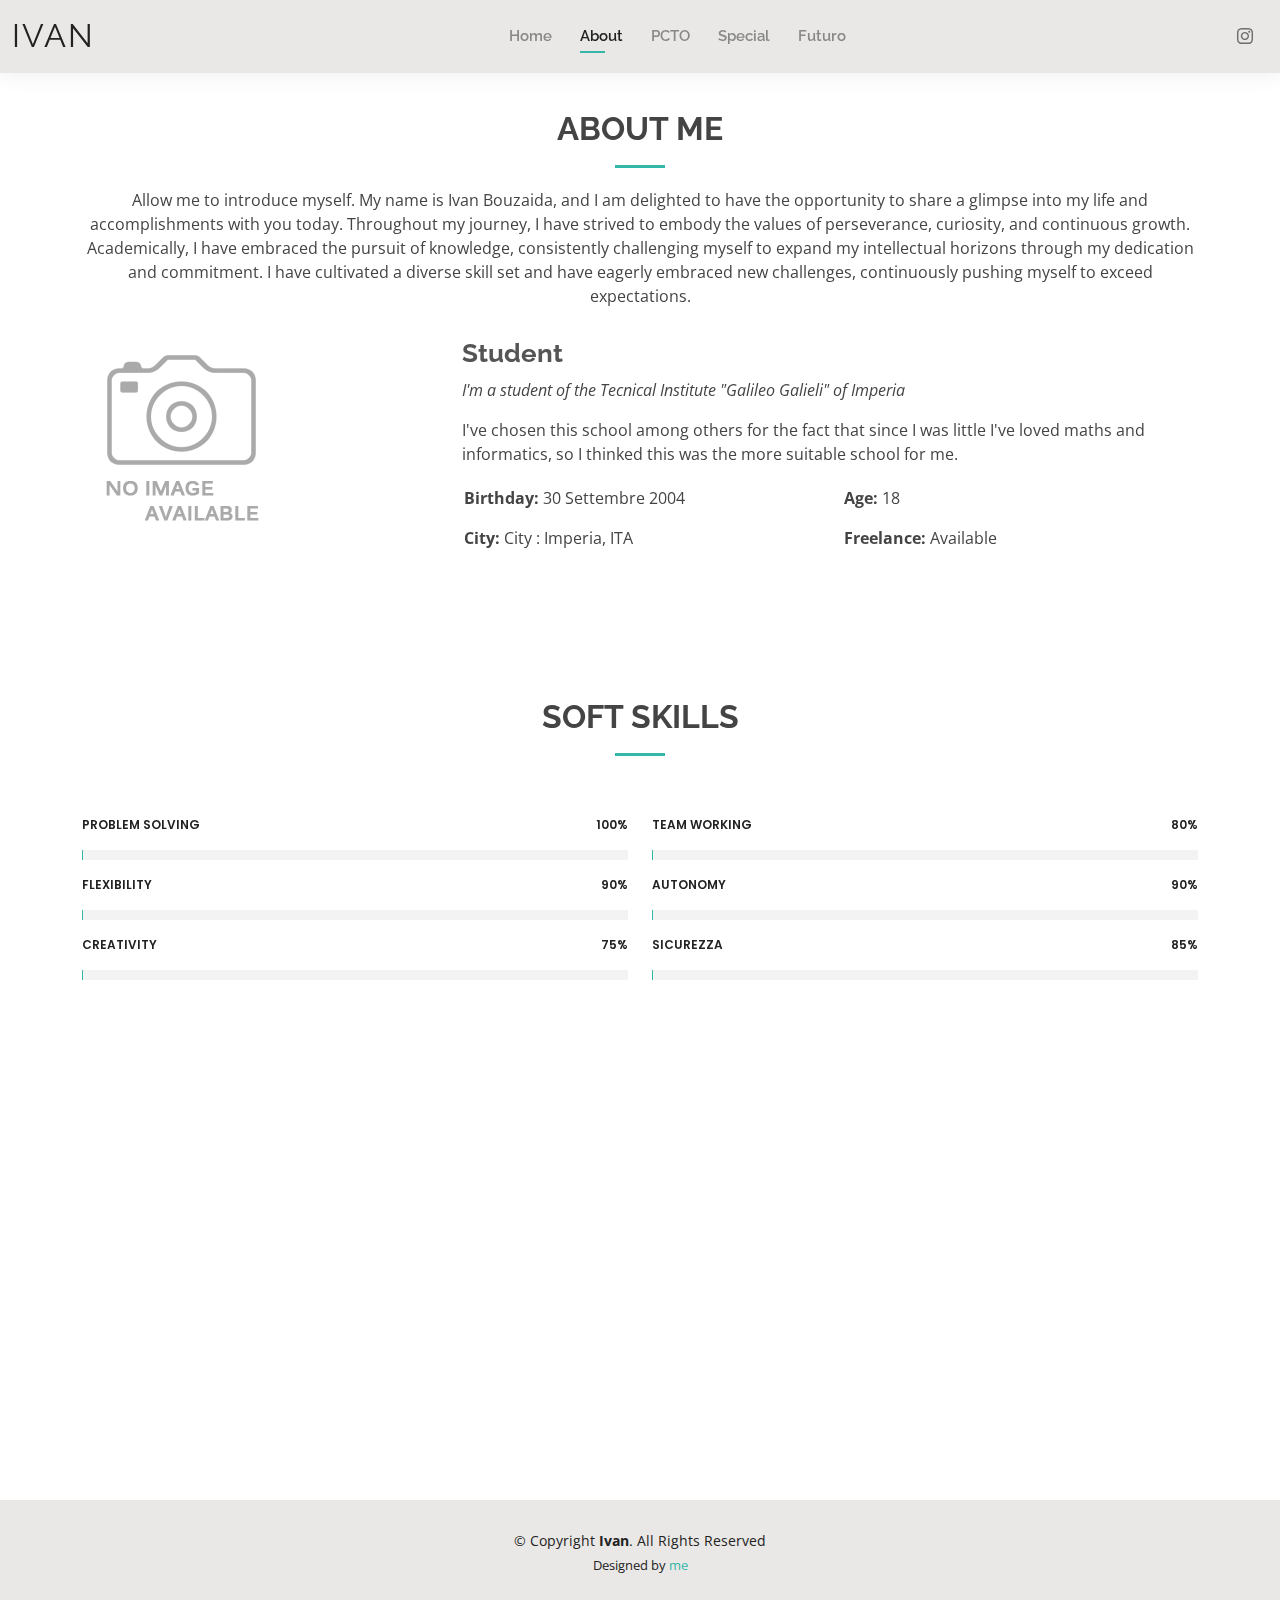
<file: Sito maturità/about.html>
<!DOCTYPE html>
<html lang="en">

<head>
  <meta charset="utf-8">
  <meta content="width=device-width, initial-scale=1.0" name="viewport">

  <title>About - Ivan</title>
  <meta content="" name="description">
  <meta content="" name="keywords">

  <!-- Favicons -->
  <link href="assets/img/favicon.png" rel="icon">
  <link href="assets/img/apple-touch-icon.png" rel="apple-touch-icon">

  <!-- Google Fonts -->
  <link href="https://fonts.googleapis.com/css?family=Open+Sans:300,300i,400,400i,600,600i,700,700i|Raleway:300,300i,400,400i,500,500i,600,600i,700,700i|Poppins:300,300i,400,400i,500,500i,600,600i,700,700i" rel="stylesheet">

  <!-- Vendor CSS Files -->
  <link href="assets/vendor/aos/aos.css" rel="stylesheet">
  <link href="assets/vendor/bootstrap/css/bootstrap.min.css" rel="stylesheet">
  <link href="assets/vendor/bootstrap-icons/bootstrap-icons.css" rel="stylesheet">
  <link href="assets/vendor/boxicons/css/boxicons.min.css" rel="stylesheet">
  <link href="assets/vendor/glightbox/css/glightbox.min.css" rel="stylesheet">
  <link href="assets/vendor/swiper/swiper-bundle.min.css" rel="stylesheet">

  <!-- Template Main CSS File -->
  <link href="assets/css/style.css" rel="stylesheet">

  <!-- =======================================================
  * Template Name: Kelly
  * Updated: Mar 10 2023 with Bootstrap v5.2.3
  * Template URL: https://bootstrapmade.com/kelly-free-bootstrap-cv-resume-html-template/
  * Author: BootstrapMade.com
  * License: https://bootstrapmade.com/license/
  ======================================================== -->
</head>

<body>

  <!-- ======= Header ======= -->
  <header id="header" class="fixed-top">
    <div class="container-fluid d-flex justify-content-between align-items-center">

      <h1 class="logo me-auto me-lg-0"><a href="index.html">Ivan</a></h1>
      <!-- Uncomment below if you prefer to use an image logo -->
      <!-- <a href="index.html" class="logo"><img src="assets/img/logo.png" alt="" class="img-fluid"></a>-->

      <nav id="navbar" class="navbar order-last order-lg-0">
        <ul>
          <li><a href="index.html">Home</a></li>
          <li><a class="active" href="about.html">About</a></li>
          <li><a href="resume.html">PCTO</a></li>
          <li><a href="portfolio.html">Special</a></li>
          <li><a href="contact.html">Futuro</a></li>
        </ul>
        <i class="bi bi-list mobile-nav-toggle"></i>
      </nav><!-- .navbar -->

      <div class="header-social-links">
        <a href="#" class="instagram"><i class="bi bi-instagram"></i></a>
      </div>

    </div>

  </header><!-- End Header -->

  <main id="main">

    <!-- ======= About Section ======= -->
    <section id="about" class="about">
      <div class="container" data-aos="fade-up">

        <div class="section-title">
          <h2>About me</h2>
          <p>Allow me to introduce myself. My name is Ivan Bouzaida, and I am delighted to have the opportunity to share a glimpse into my life and accomplishments with you today.
            Throughout my journey, I have strived to embody the values of perseverance, curiosity, and continuous growth. Academically, I have embraced the pursuit of knowledge, consistently challenging myself to expand 
            my intellectual horizons through my dedication and commitment. I have cultivated a diverse skill set and  have eagerly embraced new challenges, continuously pushing myself to exceed expectations.</p>
        </div>

        <div class="row">
          <div class="col-lg-4">
            <img src="assets/img/noname.png" class="img-fluid" alt="">
          </div>
          <div class="col-lg-8 pt-4 pt-lg-0 content">
            <h3>Student</h3>
            <p class="fst-italic">
              I'm a student of the Tecnical Institute "Galileo Galieli" of Imperia
            </p>
            <p>
              I've chosen this school among others for the fact that since I was little I've loved maths and informatics, 
              so I thinked this was the more suitable school for me. 
             </p>
            <div class="row">
              <div class="col-lg-6">
                <ul>
                  <li><i class="bi bi-rounded-right"></i> <strong>Birthday:</strong> 30 Settembre 2004</li>
                  <li><i class="bi bi-rounded-right"></i> <strong>City:</strong> City : Imperia, ITA</li>
                </ul>
              </div>
              <div class="col-lg-6">
                <ul>
                  <li><i class="bi bi-rounded-right"></i> <strong>Age:</strong> 18</li>
                  <li><i class="bi bi-rounded-right"></i> <strong>Freelance:</strong> Available</li>
                </ul>
              </div>
            </div>
            
          </div>
        </div>

      </div>
    </section><!-- End About Section -->

    <!-- ======= Skills Section ======= -->
    <section id="skills" class="skills">
      <div class="container" data-aos="fade-up">

        <div class="section-title">
          <h2>Soft Skills</h2>
        </div>

        <div class="row skills-content">

          <div class="col-lg-6">

            <div class="progress">
              <span class="skill">Problem solving <i class="val">100%</i></span>
              <div class="progress-bar-wrap">
                <div class="progress-bar" role="progressbar" aria-valuenow="100" aria-valuemin="0" aria-valuemax="100"></div>
              </div>
            </div>

            <div class="progress">
              <span class="skill">Flexibility <i class="val">90%</i></span>
              <div class="progress-bar-wrap">
                <div class="progress-bar" role="progressbar" aria-valuenow="90" aria-valuemin="0" aria-valuemax="100"></div>
              </div>
            </div>

            <div class="progress">
              <span class="skill">Creativity <i class="val">75%</i></span>
              <div class="progress-bar-wrap">
                <div class="progress-bar" role="progressbar" aria-valuenow="75" aria-valuemin="0" aria-valuemax="100"></div>
              </div>
            </div>

          </div>

          <div class="col-lg-6">

            <div class="progress">
              <span class="skill">Team working<i class="val">80%</i></span>
              <div class="progress-bar-wrap">
                <div class="progress-bar" role="progressbar" aria-valuenow="80" aria-valuemin="0" aria-valuemax="100"></div>
              </div>
            </div>

            <div class="progress">
              <span class="skill">Autonomy <i class="val">90%</i></span>
              <div class="progress-bar-wrap">
                <div class="progress-bar" role="progressbar" aria-valuenow="90" aria-valuemin="0" aria-valuemax="100"></div>
              </div>
            </div>

            <div class="progress">
              <span class="skill">Sicurezza <i class="val">85%</i></span>
              <div class="progress-bar-wrap">
                <div class="progress-bar" role="progressbar" aria-valuenow="55" aria-valuemin="0" aria-valuemax="100"></div>
              </div>
            </div>

          </div>

        </div>

      </div>
    </section><!-- End Skills Section -->

    <!-- ======= Facts Section ======= -->
    <section id="facts" class="facts">
      <div class="container" data-aos="fade-up">

        <div class="section-title">
          <h2>Ore svolte</h2>
        </div>

        <div class="row counters">

          <div class="col-lg-3 col-6 text-center">
            <span data-purecounter-start="0" data-purecounter-end="330" data-purecounter-duration="2" class="purecounter"></span>
            <p>Italiano</p>
          </div>

          <div class="col-lg-3 col-6 text-center">
            <span data-purecounter-start="0" data-purecounter-end="330" data-purecounter-duration="2" class="purecounter"></span>
            <p>Storia</p>
          </div>

          <div class="col-lg-3 col-6 text-center">
            <span data-purecounter-start="0" data-purecounter-end="363" data-purecounter-duration="2" class="purecounter"></span>
            <p>Matematica</p>
          </div>

          <div class="col-lg-3 col-6 text-center">
            <span data-purecounter-start="0" data-purecounter-end="495" data-purecounter-duration="2" class="purecounter"></span>
            <p>Inglese</p>
          </div>

          <div class="col-lg-3 col-6 text-center">
            <span data-purecounter-start="0" data-purecounter-end="396" data-purecounter-duration="2" class="purecounter"></span>
            <p>Sistemi e Reti</p>
          </div>

          <div class="col-lg-3 col-6 text-center">
            <span data-purecounter-start="0" data-purecounter-end="594" data-purecounter-duration="2" class="purecounter"></span>
            <p>Telecomunicazioni</p>
          </div>

          <div class="col-lg-3 col-6 text-center">
            <span data-purecounter-start="0" data-purecounter-end="330" data-purecounter-duration="2" class="purecounter"></span>
            <p>TPSIT</p>
          </div>

          <div class="col-lg-3 col-6 text-center">
            <span data-purecounter-start="0" data-purecounter-end="195" data-purecounter-duration="2" class="purecounter"></span>
            <p>PCTO</p>
          </div>

        </div>

      </div>
    </section><!-- End Facts Section -->


  </main><!-- End #main -->

  <!-- ======= Footer ======= -->
  <footer id="footer">
    <div class="container">
      <div class="copyright">
        &copy; Copyright <strong><span>Ivan</span></strong>. All Rights Reserved
      </div>
      <div class="credits">
        <!-- All the links in the footer should remain intact. -->
        <!-- You can delete the links only if you purchased the pro version. -->
        <!-- Licensing information: https://bootstrapmade.com/license/ -->
        <!-- Purchase the pro version with working PHP/AJAX contact form: https://bootstrapmade.com/kelly-free-bootstrap-cv-resume-html-template/ -->
        Designed by <a href="https://bootstrapmade.com/">me</a>
      </div>
    </div>
  </footer><!-- End  Footer -->

  <div id="preloader"></div>
  <a href="#" class="back-to-top d-flex align-items-center justify-content-center"><i class="bi bi-arrow-up-short"></i></a>

  <!-- Vendor JS Files -->
  <script src="assets/vendor/purecounter/purecounter_vanilla.js"></script>
  <script src="assets/vendor/aos/aos.js"></script>
  <script src="assets/vendor/bootstrap/js/bootstrap.bundle.min.js"></script>
  <script src="assets/vendor/glightbox/js/glightbox.min.js"></script>
  <script src="assets/vendor/isotope-layout/isotope.pkgd.min.js"></script>
  <script src="assets/vendor/swiper/swiper-bundle.min.js"></script>
  <script src="assets/vendor/waypoints/noframework.waypoints.js"></script>
  <script src="assets/vendor/php-email-form/validate.js"></script>

  <!-- Template Main JS File -->
  <script src="assets/js/main.js"></script>

</body>

</html>
</file>
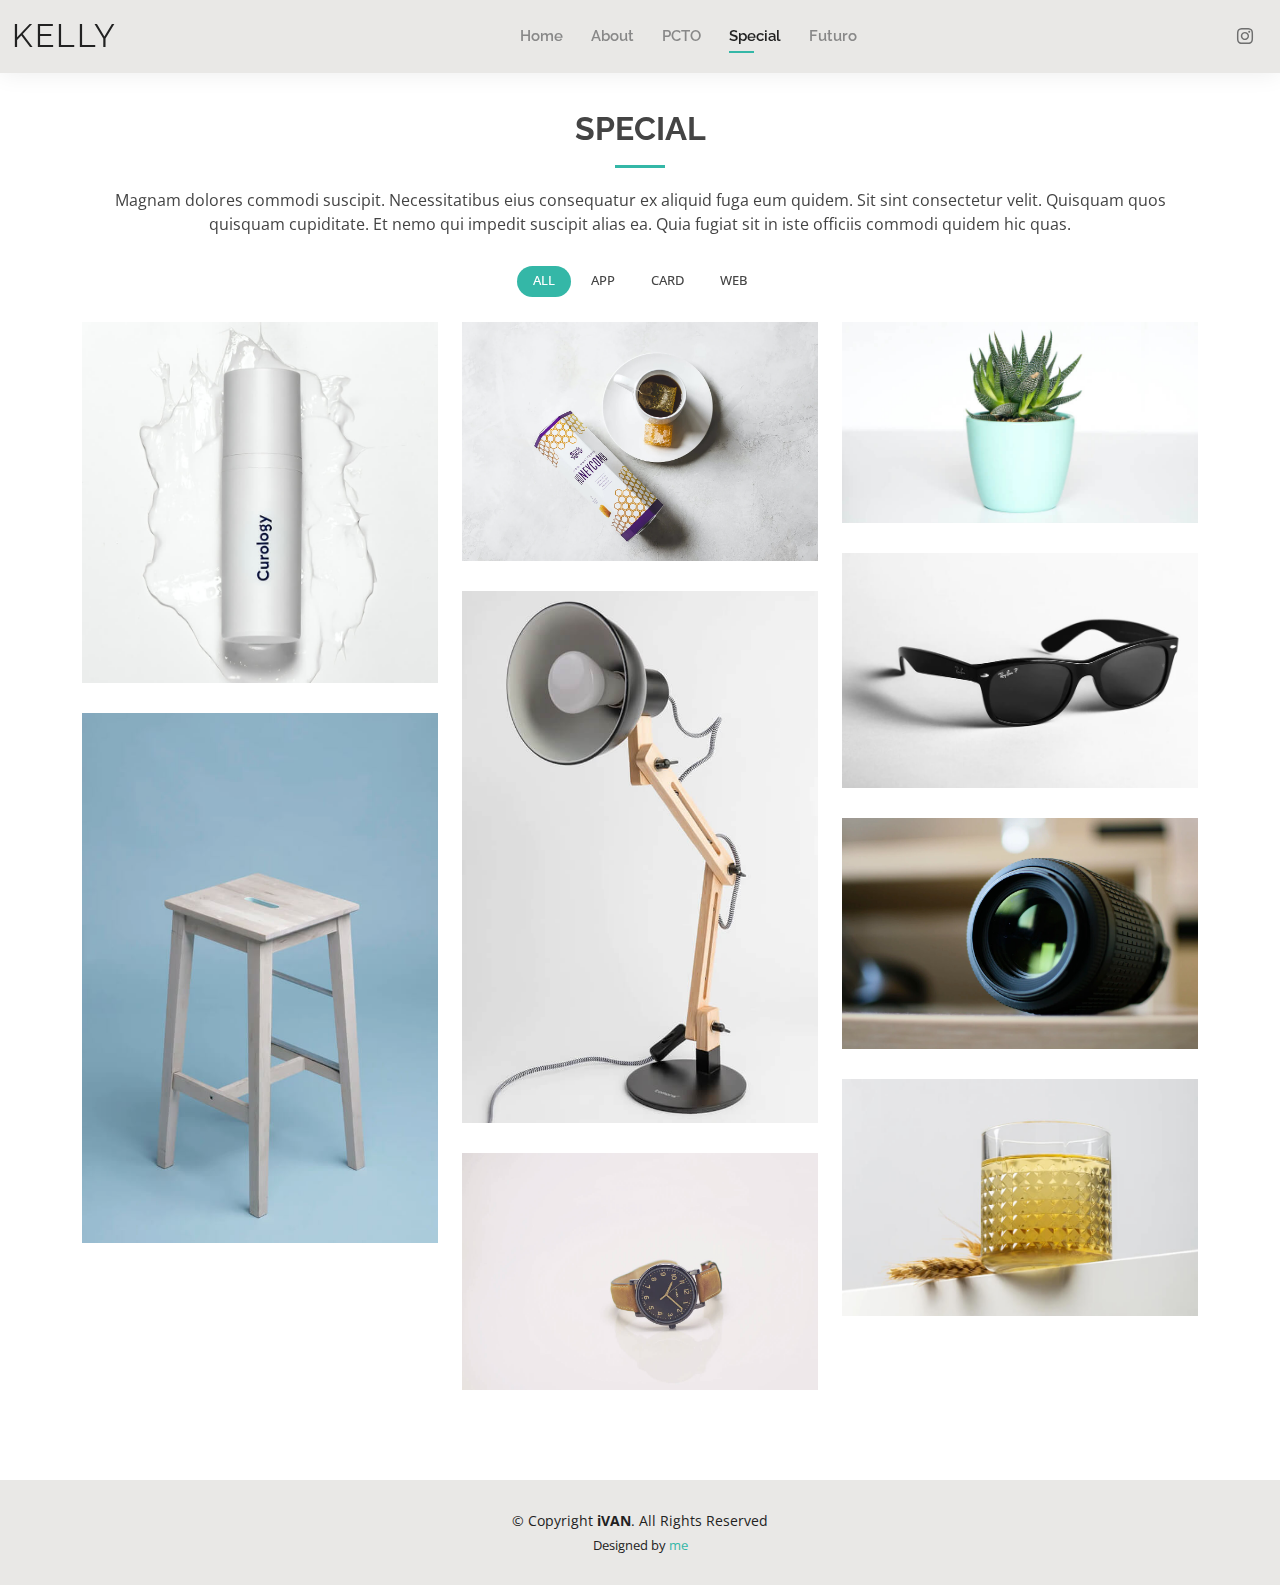
<file: Sito maturità/portfolio.html>
<!DOCTYPE html>
<html lang="en">

<head>
  <meta charset="utf-8">
  <meta content="width=device-width, initial-scale=1.0" name="viewport">

  <title>Special - Ivan</title>
  <meta content="" name="description">
  <meta content="" name="keywords">

  <!-- Favicons -->
  <link href="assets/img/favicon.png" rel="icon">
  <link href="assets/img/apple-touch-icon.png" rel="apple-touch-icon">

  <!-- Google Fonts -->
  <link href="https://fonts.googleapis.com/css?family=Open+Sans:300,300i,400,400i,600,600i,700,700i|Raleway:300,300i,400,400i,500,500i,600,600i,700,700i|Poppins:300,300i,400,400i,500,500i,600,600i,700,700i" rel="stylesheet">

  <!-- Vendor CSS Files -->
  <link href="assets/vendor/aos/aos.css" rel="stylesheet">
  <link href="assets/vendor/bootstrap/css/bootstrap.min.css" rel="stylesheet">
  <link href="assets/vendor/bootstrap-icons/bootstrap-icons.css" rel="stylesheet">
  <link href="assets/vendor/boxicons/css/boxicons.min.css" rel="stylesheet">
  <link href="assets/vendor/glightbox/css/glightbox.min.css" rel="stylesheet">
  <link href="assets/vendor/swiper/swiper-bundle.min.css" rel="stylesheet">

  <!-- Template Main CSS File -->
  <link href="assets/css/style.css" rel="stylesheet">

  <!-- =======================================================
  * Template Name: Kelly
  * Updated: Mar 10 2023 with Bootstrap v5.2.3
  * Template URL: https://bootstrapmade.com/kelly-free-bootstrap-cv-resume-html-template/
  * Author: BootstrapMade.com
  * License: https://bootstrapmade.com/license/
  ======================================================== -->
</head>

<body>

  <!-- ======= Header ======= -->
  <header id="header" class="fixed-top">
    <div class="container-fluid d-flex justify-content-between align-items-center">

      <h1 class="logo me-auto me-lg-0"><a href="index.html">Kelly</a></h1>
      <!-- Uncomment below if you prefer to use an image logo -->
      <!-- <a href="index.html" class="logo"><img src="assets/img/logo.png" alt="" class="img-fluid"></a>-->

      <nav id="navbar" class="navbar order-last order-lg-0">
        <ul>
          <li><a href="index.html">Home</a></li>
          <li><a href="about.html">About</a></li>
          <li><a href="resume.html">PCTO</a></li>
          <li><a class="active" href="portfolio.html">Special</a></li>
          <li><a href="contact.html">Futuro</a></li>
        </ul>
        <i class="bi bi-list mobile-nav-toggle"></i>
      </nav><!-- .navbar -->

      <div class="header-social-links">
        <a href="#" class="instagram"><i class="bi bi-instagram"></i></a>
      </div>

    </div>

  </header><!-- End Header -->

  <main id="main">

    <!-- ======= Portfolio Section ======= -->
    <section id="portfolio" class="portfolio">
      <div class="container" data-aos="fade-up">

        <div class="section-title">
          <h2>Special</h2>
          <p>Magnam dolores commodi suscipit. Necessitatibus eius consequatur ex aliquid fuga eum quidem. Sit sint consectetur velit. Quisquam quos quisquam cupiditate. Et nemo qui impedit suscipit alias ea. Quia fugiat sit in iste officiis commodi quidem hic quas.</p>
        </div>

        <div class="row" data-aos="fade-up" data-aos-delay="100">
          <div class="col-lg-12 d-flex justify-content-center">
            <ul id="portfolio-flters">
              <li data-filter="*" class="filter-active">All</li>
              <li data-filter=".filter-app">App</li>
              <li data-filter=".filter-card">Card</li>
              <li data-filter=".filter-web">Web</li>
            </ul>
          </div>
        </div>

        <div class="row portfolio-container" data-aos="fade-up" data-aos-delay="200">

          <div class="col-lg-4 col-md-6 portfolio-item filter-app">
            <div class="portfolio-wrap">
              <img src="assets/img/portfolio/portfolio-1.jpg" class="img-fluid" alt="">
              <div class="portfolio-info">
                <h4>App 1</h4>
                <p>App</p>
                <div class="portfolio-links">
                  <a href="assets/img/portfolio/portfolio-1.jpg" data-gallery="portfolioGallery" class="portfolio-lightbox" title="App 1"><i class="bx bx-plus"></i></a>
                  <a href="portfolio-details.html" class="portfolio-details-lightbox" data-glightbox="type: external" title="Portfolio Details"><i class="bx bx-link"></i></a>
                </div>
              </div>
            </div>
          </div>

          <div class="col-lg-4 col-md-6 portfolio-item filter-web">
            <div class="portfolio-wrap">
              <img src="assets/img/portfolio/portfolio-2.jpg" class="img-fluid" alt="">
              <div class="portfolio-info">
                <h4>Web 3</h4>
                <p>Web</p>
                <div class="portfolio-links">
                  <a href="assets/img/portfolio/portfolio-2.jpg" data-gallery="portfolioGallery" class="portfolio-lightbox" title="Web 3"><i class="bx bx-plus"></i></a>
                  <a href="portfolio-details.html" class="portfolio-details-lightbox" data-glightbox="type: external" title="Portfolio Details"><i class="bx bx-link"></i></a>
                </div>
              </div>
            </div>
          </div>

          <div class="col-lg-4 col-md-6 portfolio-item filter-app">
            <div class="portfolio-wrap">
              <img src="assets/img/portfolio/portfolio-3.jpg" class="img-fluid" alt="">
              <div class="portfolio-info">
                <h4>App 2</h4>
                <p>App</p>
                <div class="portfolio-links">
                  <a href="assets/img/portfolio/portfolio-3.jpg" data-gallery="portfolioGallery" class="portfolio-lightbox" title="App 2"><i class="bx bx-plus"></i></a>
                  <a href="portfolio-details.html" class="portfolio-details-lightbox" data-glightbox="type: external" title="Portfolio Details"><i class="bx bx-link"></i></a>
                </div>
              </div>
            </div>
          </div>

          <div class="col-lg-4 col-md-6 portfolio-item filter-card">
            <div class="portfolio-wrap">
              <img src="assets/img/portfolio/portfolio-4.jpg" class="img-fluid" alt="">
              <div class="portfolio-info">
                <h4>Card 2</h4>
                <p>Card</p>
                <div class="portfolio-links">
                  <a href="assets/img/portfolio/portfolio-4.jpg" data-gallery="portfolioGallery" class="portfolio-lightbox" title="Card 2"><i class="bx bx-plus"></i></a>
                  <a href="portfolio-details.html" class="portfolio-details-lightbox" data-glightbox="type: external" title="Portfolio Details"><i class="bx bx-link"></i></a>
                </div>
              </div>
            </div>
          </div>

          <div class="col-lg-4 col-md-6 portfolio-item filter-web">
            <div class="portfolio-wrap">
              <img src="assets/img/portfolio/portfolio-5.jpg" class="img-fluid" alt="">
              <div class="portfolio-info">
                <h4>Web 2</h4>
                <p>Web</p>
                <div class="portfolio-links">
                  <a href="assets/img/portfolio/portfolio-5.jpg" data-gallery="portfolioGallery" class="portfolio-lightbox" title="Web 2"><i class="bx bx-plus"></i></a>
                  <a href="portfolio-details.html" class="portfolio-details-lightbox" data-glightbox="type: external" title="Portfolio Details"><i class="bx bx-link"></i></a>
                </div>
              </div>
            </div>
          </div>

          <div class="col-lg-4 col-md-6 portfolio-item filter-app">
            <div class="portfolio-wrap">
              <img src="assets/img/portfolio/portfolio-6.jpg" class="img-fluid" alt="">
              <div class="portfolio-info">
                <h4>App 3</h4>
                <p>App</p>
                <div class="portfolio-links">
                  <a href="assets/img/portfolio/portfolio-6.jpg" data-gallery="portfolioGallery" class="portfolio-lightbox" title="App 3"><i class="bx bx-plus"></i></a>
                  <a href="portfolio-details.html" class="portfolio-details-lightbox" data-glightbox="type: external" title="Portfolio Details"><i class="bx bx-link"></i></a>
                </div>
              </div>
            </div>
          </div>

          <div class="col-lg-4 col-md-6 portfolio-item filter-card">
            <div class="portfolio-wrap">
              <img src="assets/img/portfolio/portfolio-7.jpg" class="img-fluid" alt="">
              <div class="portfolio-info">
                <h4>Card 1</h4>
                <p>Card</p>
                <div class="portfolio-links">
                  <a href="assets/img/portfolio/portfolio-7.jpg" data-gallery="portfolioGallery" class="portfolio-lightbox" title="Card 1"><i class="bx bx-plus"></i></a>
                  <a href="portfolio-details.html" class="portfolio-details-lightbox" data-glightbox="type: external" title="Portfolio Details"><i class="bx bx-link"></i></a>
                </div>
              </div>
            </div>
          </div>

          <div class="col-lg-4 col-md-6 portfolio-item filter-card">
            <div class="portfolio-wrap">
              <img src="assets/img/portfolio/portfolio-8.jpg" class="img-fluid" alt="">
              <div class="portfolio-info">
                <h4>Card 3</h4>
                <p>Card</p>
                <div class="portfolio-links">
                  <a href="assets/img/portfolio/portfolio-8.jpg" data-gallery="portfolioGallery" class="portfolio-lightbox" title="Card 3"><i class="bx bx-plus"></i></a>
                  <a href="portfolio-details.html" class="portfolio-details-lightbox" data-glightbox="type: external" title="Portfolio Details"><i class="bx bx-link"></i></a>
                </div>
              </div>
            </div>
          </div>

          <div class="col-lg-4 col-md-6 portfolio-item filter-web">
            <div class="portfolio-wrap">
              <img src="assets/img/portfolio/portfolio-9.jpg" class="img-fluid" alt="">
              <div class="portfolio-info">
                <h4>Web 3</h4>
                <p>Web</p>
                <div class="portfolio-links">
                  <a href="assets/img/portfolio/portfolio-9.jpg" data-gallery="portfolioGallery" class="portfolio-lightbox" title="Web 3"><i class="bx bx-plus"></i></a>
                  <a href="portfolio-details.html" class="portfolio-details-lightbox" data-glightbox="type: external" title="Portfolio Details"><i class="bx bx-link"></i></a>
                </div>
              </div>
            </div>
          </div>

        </div>

      </div>
    </section><!-- End Portfolio Section -->

  </main><!-- End #main -->

  <!-- ======= Footer ======= -->
  <footer id="footer">
    <div class="container">
      <div class="copyright">
        &copy; Copyright <strong><span>iVAN</span></strong>. All Rights Reserved
      </div>
      <div class="credits">
        <!-- All the links in the footer should remain intact. -->
        <!-- You can delete the links only if you purchased the pro version. -->
        <!-- Licensing information: https://bootstrapmade.com/license/ -->
        <!-- Purchase the pro version with working PHP/AJAX contact form: https://bootstrapmade.com/kelly-free-bootstrap-cv-resume-html-template/ -->
        Designed by <a href="https://bootstrapmade.com/">me</a>
      </div>
    </div>
  </footer><!-- End  Footer -->

  <div id="preloader"></div>
  <a href="#" class="back-to-top d-flex align-items-center justify-content-center"><i class="bi bi-arrow-up-short"></i></a>

  <!-- Vendor JS Files -->
  <script src="assets/vendor/purecounter/purecounter_vanilla.js"></script>
  <script src="assets/vendor/aos/aos.js"></script>
  <script src="assets/vendor/bootstrap/js/bootstrap.bundle.min.js"></script>
  <script src="assets/vendor/glightbox/js/glightbox.min.js"></script>
  <script src="assets/vendor/isotope-layout/isotope.pkgd.min.js"></script>
  <script src="assets/vendor/swiper/swiper-bundle.min.js"></script>
  <script src="assets/vendor/waypoints/noframework.waypoints.js"></script>
  <script src="assets/vendor/php-email-form/validate.js"></script>

  <!-- Template Main JS File -->
  <script src="assets/js/main.js"></script>

</body>

</html>
</file>
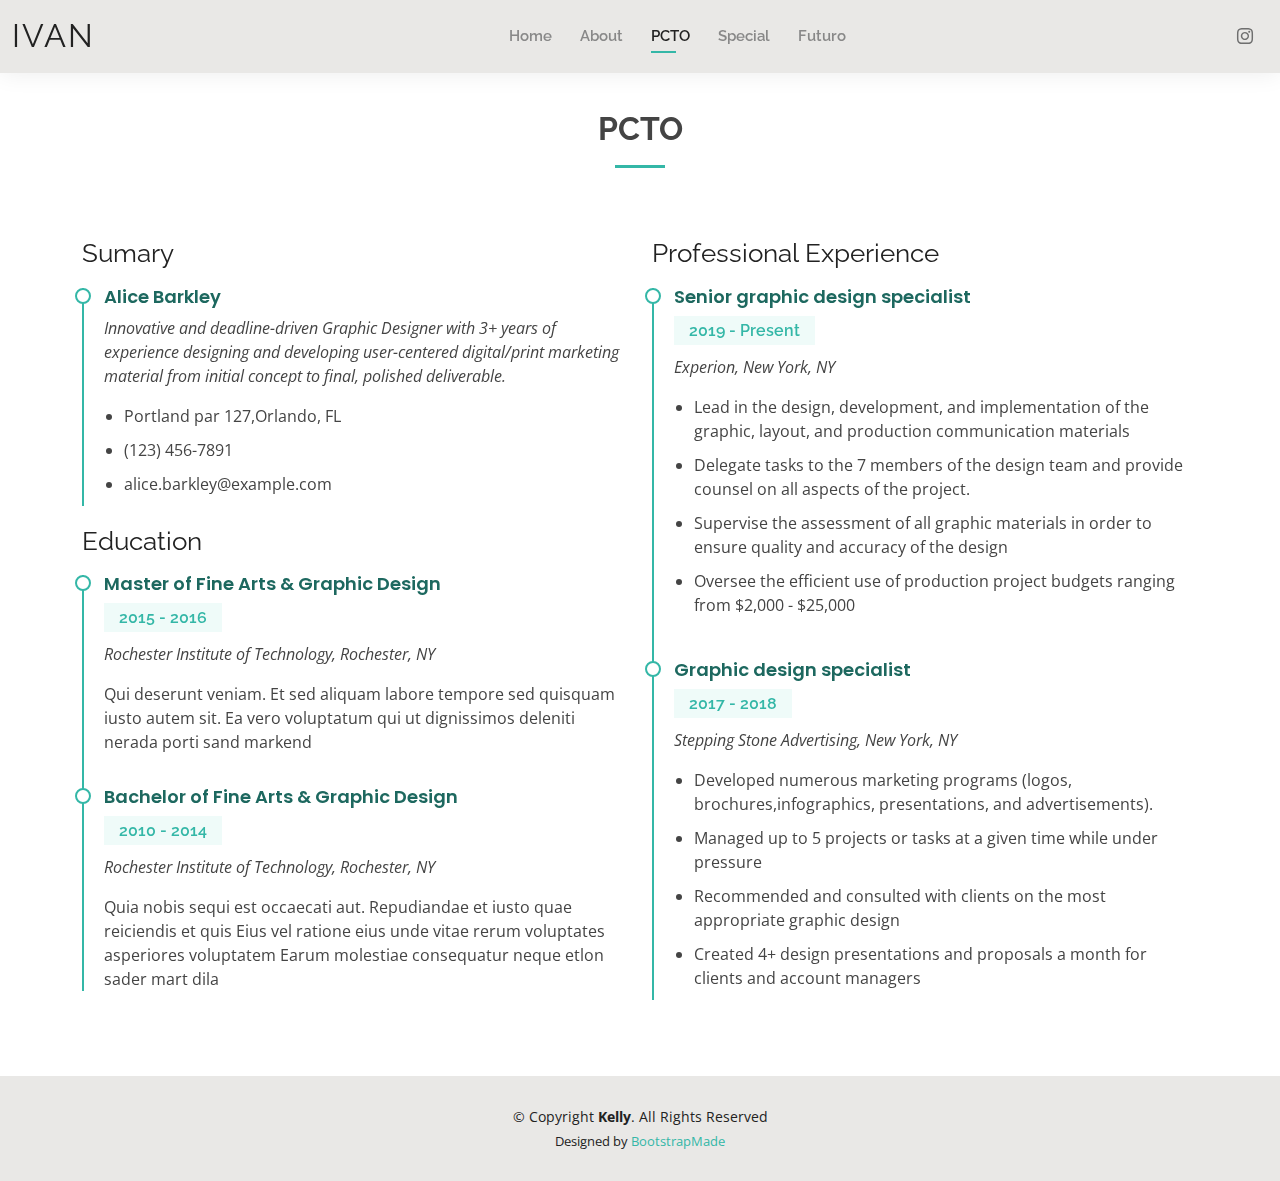
<file: Sito maturità/resume.html>
<!DOCTYPE html>
<html lang="en">

<head>
  <meta charset="utf-8">
  <meta content="width=device-width, initial-scale=1.0" name="viewport">

  <title>PCTO - Ivan</title>
  <meta content="" name="description">
  <meta content="" name="keywords">

  <!-- Favicons -->
  <link href="assets/img/favicon.png" rel="icon">
  <link href="assets/img/apple-touch-icon.png" rel="apple-touch-icon">

  <!-- Google Fonts -->
  <link href="https://fonts.googleapis.com/css?family=Open+Sans:300,300i,400,400i,600,600i,700,700i|Raleway:300,300i,400,400i,500,500i,600,600i,700,700i|Poppins:300,300i,400,400i,500,500i,600,600i,700,700i" rel="stylesheet">

  <!-- Vendor CSS Files -->
  <link href="assets/vendor/aos/aos.css" rel="stylesheet">
  <link href="assets/vendor/bootstrap/css/bootstrap.min.css" rel="stylesheet">
  <link href="assets/vendor/bootstrap-icons/bootstrap-icons.css" rel="stylesheet">
  <link href="assets/vendor/boxicons/css/boxicons.min.css" rel="stylesheet">
  <link href="assets/vendor/glightbox/css/glightbox.min.css" rel="stylesheet">
  <link href="assets/vendor/swiper/swiper-bundle.min.css" rel="stylesheet">

  <!-- Template Main CSS File -->
  <link href="assets/css/style.css" rel="stylesheet">

  <!-- =======================================================
  * Template Name: Kelly
  * Updated: Mar 10 2023 with Bootstrap v5.2.3
  * Template URL: https://bootstrapmade.com/kelly-free-bootstrap-cv-resume-html-template/
  * Author: BootstrapMade.com
  * License: https://bootstrapmade.com/license/
  ======================================================== -->
</head>

<body>

  <!-- ======= Header ======= -->
  <header id="header" class="fixed-top">
    <div class="container-fluid d-flex justify-content-between align-items-center">

      <h1 class="logo me-auto me-lg-0"><a href="index.html">Ivan</a></h1>
      <!-- Uncomment below if you prefer to use an image logo -->
      <!-- <a href="index.html" class="logo"><img src="assets/img/logo.png" alt="" class="img-fluid"></a>-->

      <nav id="navbar" class="navbar order-last order-lg-0">
        <ul>
          <li><a href="index.html">Home</a></li>
          <li><a href="about.html">About</a></li>
          <li><a class="active" href="resume.html">PCTO</a></li>
          <li><a href="portfolio.html">Special</a></li>
          <li><a href="contact.html">Futuro</a></li>
        </ul>
        <i class="bi bi-list mobile-nav-toggle"></i>
      </nav><!-- .navbar -->

      <div class="header-social-links">
        <a href="#" class="instagram"><i class="bi bi-instagram"></i></a>
      </div>

    </div>

  </header><!-- End Header -->

  <main id="main">

    <!-- ======= Resume Section ======= -->
    <section id="resume" class="resume">
      <div class="container" data-aos="fade-up">

        <div class="section-title">
          <h2>PCTO</h2>
        </div>

        <div class="row">
          <div class="col-lg-6">
            <h3 class="resume-title">Sumary</h3>
            <div class="resume-item pb-0">
              <h4>Alice Barkley</h4>
              <p><em>Innovative and deadline-driven Graphic Designer with 3+ years of experience designing and developing user-centered digital/print marketing material from initial concept to final, polished deliverable.</em></p>
              <p>
              <ul>
                <li>Portland par 127,Orlando, FL</li>
                <li>(123) 456-7891</li>
                <li>alice.barkley@example.com</li>
              </ul>
              </p>
            </div>

            <h3 class="resume-title">Education</h3>
            <div class="resume-item">
              <h4>Master of Fine Arts &amp; Graphic Design</h4>
              <h5>2015 - 2016</h5>
              <p><em>Rochester Institute of Technology, Rochester, NY</em></p>
              <p>Qui deserunt veniam. Et sed aliquam labore tempore sed quisquam iusto autem sit. Ea vero voluptatum qui ut dignissimos deleniti nerada porti sand markend</p>
            </div>
            <div class="resume-item">
              <h4>Bachelor of Fine Arts &amp; Graphic Design</h4>
              <h5>2010 - 2014</h5>
              <p><em>Rochester Institute of Technology, Rochester, NY</em></p>
              <p>Quia nobis sequi est occaecati aut. Repudiandae et iusto quae reiciendis et quis Eius vel ratione eius unde vitae rerum voluptates asperiores voluptatem Earum molestiae consequatur neque etlon sader mart dila</p>
            </div>
          </div>
          <div class="col-lg-6">
            <h3 class="resume-title">Professional Experience</h3>
            <div class="resume-item">
              <h4>Senior graphic design specialist</h4>
              <h5>2019 - Present</h5>
              <p><em>Experion, New York, NY </em></p>
              <p>
              <ul>
                <li>Lead in the design, development, and implementation of the graphic, layout, and production communication materials</li>
                <li>Delegate tasks to the 7 members of the design team and provide counsel on all aspects of the project. </li>
                <li>Supervise the assessment of all graphic materials in order to ensure quality and accuracy of the design</li>
                <li>Oversee the efficient use of production project budgets ranging from $2,000 - $25,000</li>
              </ul>
              </p>
            </div>
            <div class="resume-item">
              <h4>Graphic design specialist</h4>
              <h5>2017 - 2018</h5>
              <p><em>Stepping Stone Advertising, New York, NY</em></p>
              <p>
              <ul>
                <li>Developed numerous marketing programs (logos, brochures,infographics, presentations, and advertisements).</li>
                <li>Managed up to 5 projects or tasks at a given time while under pressure</li>
                <li>Recommended and consulted with clients on the most appropriate graphic design</li>
                <li>Created 4+ design presentations and proposals a month for clients and account managers</li>
              </ul>
              </p>
            </div>
          </div>
        </div>

      </div>
    </section><!-- End Resume Section -->

  </main><!-- End #main -->

  <!-- ======= Footer ======= -->
  <footer id="footer">
    <div class="container">
      <div class="copyright">
        &copy; Copyright <strong><span>Kelly</span></strong>. All Rights Reserved
      </div>
      <div class="credits">
        <!-- All the links in the footer should remain intact. -->
        <!-- You can delete the links only if you purchased the pro version. -->
        <!-- Licensing information: https://bootstrapmade.com/license/ -->
        <!-- Purchase the pro version with working PHP/AJAX contact form: https://bootstrapmade.com/kelly-free-bootstrap-cv-resume-html-template/ -->
        Designed by <a href="https://bootstrapmade.com/">BootstrapMade</a>
      </div>
    </div>
  </footer><!-- End  Footer -->

  <div id="preloader"></div>
  <a href="#" class="back-to-top d-flex align-items-center justify-content-center"><i class="bi bi-arrow-up-short"></i></a>

  <!-- Vendor JS Files -->
  <script src="assets/vendor/purecounter/purecounter_vanilla.js"></script>
  <script src="assets/vendor/aos/aos.js"></script>
  <script src="assets/vendor/bootstrap/js/bootstrap.bundle.min.js"></script>
  <script src="assets/vendor/glightbox/js/glightbox.min.js"></script>
  <script src="assets/vendor/isotope-layout/isotope.pkgd.min.js"></script>
  <script src="assets/vendor/swiper/swiper-bundle.min.js"></script>
  <script src="assets/vendor/waypoints/noframework.waypoints.js"></script>
  <script src="assets/vendor/php-email-form/validate.js"></script>

  <!-- Template Main JS File -->
  <script src="assets/js/main.js"></script>

</body>

</html>
</file>
<file: site_maturità/assets/css/style.css>
/**
* Template Name: Kelly
* Updated: Mar 10 2023 with Bootstrap v5.2.3
* Template URL: https://bootstrapmade.com/kelly-free-bootstrap-cv-resume-html-template/
* Author: BootstrapMade.com
* License: https://bootstrapmade.com/license/
*/

/*--------------------------------------------------------------
# General
--------------------------------------------------------------*/
body {
  font-family: "Open Sans", sans-serif;
  color: #444444;
}

a {
  color: #34b7a7;
  text-decoration: none;
}

a:hover {
  color: #51cdbe;
  text-decoration: none;
}

h1,
h2,
h3,
h4,
h5,
h6 {
  font-family: "Raleway", sans-serif;
}

#main {
  margin-top: 50px;
}

@media (max-width: 992px) {
  #main {
    margin-top: 30px;
  }
}

/*--------------------------------------------------------------
# Preloader
--------------------------------------------------------------*/
#preloader {
  position: fixed;
  top: 0;
  left: 0;
  right: 0;
  bottom: 0;
  z-index: 9999;
  overflow: hidden;
  background: #fff;
}

#preloader:before {
  content: "";
  position: fixed;
  top: calc(50% - 30px);
  left: calc(50% - 30px);
  border: 6px solid #34b7a7;
  border-top-color: #dcf5f2;
  border-radius: 50%;
  width: 60px;
  height: 60px;
  animation: animate-preloader 1s linear infinite;
}

@keyframes animate-preloader {
  0% {
    transform: rotate(0deg);
  }

  100% {
    transform: rotate(360deg);
  }
}

/*--------------------------------------------------------------
# Back to top button
--------------------------------------------------------------*/
.back-to-top {
  position: fixed;
  visibility: hidden;
  opacity: 0;
  right: 15px;
  bottom: 15px;
  z-index: 996;
  background: #34b7a7;
  width: 40px;
  height: 40px;
  border-radius: 50px;
  transition: all 0.4s;
}

.back-to-top i {
  font-size: 24px;
  color: #fff;
  line-height: 0;
}

.back-to-top:hover {
  background: #49cbbb;
  color: #fff;
}

.back-to-top.active {
  visibility: visible;
  opacity: 1;
}

/*--------------------------------------------------------------
# Header
--------------------------------------------------------------*/
#header {
  background: #e9e8e6;
  box-shadow: 0px 0px 25px 0 rgba(0, 0, 0, 0.08);
  z-index: 997;
  padding: 15px 0;
}

#header .logo {
  font-size: 32px;
  margin: 0;
  padding: 0;
  line-height: 1;
  font-weight: 400;
  letter-spacing: 2px;
  text-transform: uppercase;
}

#header .logo a {
  color: #222222;
}

#header .logo img {
  max-height: 40px;
}

@media (max-width: 992px) {
  #header .logo {
    font-size: 28px;
  }
}

/*--------------------------------------------------------------
# Header Social Links
--------------------------------------------------------------*/
.header-social-links {
  padding-right: 15px;
}

.header-social-links a {
  color: #6f6f6f;
  padding-left: 6px;
  display: inline-block;
  line-height: 0px;
  transition: 0.3s;
  font-size: 16px;
}

.header-social-links a:hover {
  color: #34b7a7;
}

/*--------------------------------------------------------------
# Navigation Menu
--------------------------------------------------------------*/
/**
* Desktop Navigation 
*/
.navbar {
  padding: 0;
}

.navbar ul {
  margin: 0;
  padding: 0;
  display: flex;
  list-style: none;
  align-items: center;
}

.navbar li {
  position: relative;
  padding: 10px 0 10px 28px;
}

.navbar a,
.navbar a:focus {
  display: flex;
  align-items: center;
  justify-content: space-between;
  font-family: "Raleway", sans-serif;
  font-size: 15px;
  font-weight: 600;
  color: #888888;
  white-space: nowrap;
  transition: 0.3s;
  position: relative;
}

.navbar a i,
.navbar a:focus i {
  font-size: 12px;
  line-height: 0;
  margin-left: 5px;
}

.navbar>ul>li>a:before {
  content: "";
  position: absolute;
  width: 0;
  height: 2px;
  bottom: -5px;
  left: 0;
  background-color: #34b7a7;
  visibility: hidden;
  width: 0px;
  transition: all 0.3s ease-in-out 0s;
}

.navbar a:hover:before,
.navbar li:hover>a:before,
.navbar .active:before {
  visibility: visible;
  width: 25px;
}

.navbar a:hover,
.navbar .active,
.navbar .active:focus,
.navbar li:hover>a {
  color: #222222;
}

.navbar .dropdown ul {
  display: block;
  position: absolute;
  left: 14px;
  top: calc(100% + 30px);
  margin: 0;
  padding: 10px 0;
  z-index: 99;
  opacity: 0;
  visibility: hidden;
  background: #fff;
  box-shadow: 0px 0px 30px rgba(127, 137, 161, 0.25);
  transition: 0.3s;
  border-radius: 4px;
}

.navbar .dropdown ul li {
  min-width: 200px;
  padding: 0;
}

.navbar .dropdown ul a {
  padding: 10px 20px;
  font-size: 15px;
  text-transform: none;
  font-weight: 600;
}

.navbar .dropdown ul a i {
  font-size: 12px;
}

.navbar .dropdown ul a:hover,
.navbar .dropdown ul .active:hover,
.navbar .dropdown ul li:hover>a {
  color: #34b7a7;
}

.navbar .dropdown:hover>ul {
  opacity: 1;
  top: 100%;
  visibility: visible;
}

.navbar .dropdown .dropdown ul {
  top: 0;
  left: calc(100% - 30px);
  visibility: hidden;
}

.navbar .dropdown .dropdown:hover>ul {
  opacity: 1;
  top: 0;
  left: 100%;
  visibility: visible;
}

@media (max-width: 1366px) {
  .navbar .dropdown .dropdown ul {
    left: -90%;
  }

  .navbar .dropdown .dropdown:hover>ul {
    left: -100%;
  }
}

/**
* Mobile Navigation 
*/
.mobile-nav-toggle {
  color: #222222;
  font-size: 28px;
  cursor: pointer;
  display: none;
  line-height: 0;
  transition: 0.5s;
}

.mobile-nav-toggle.bi-x {
  color: #fff;
}

@media (max-width: 991px) {
  .mobile-nav-toggle {
    display: block;
  }

  .navbar ul {
    display: none;
  }
}

.navbar-mobile {
  position: fixed;
  overflow: hidden;
  top: 0;
  right: 0;
  left: 0;
  bottom: 0;
  background: rgba(9, 9, 9, 0.9);
  transition: 0.3s;
  z-index: 999;
}

.navbar-mobile .mobile-nav-toggle {
  position: absolute;
  top: 15px;
  right: 15px;
}

.navbar-mobile ul {
  display: block;
  position: absolute;
  top: 55px;
  right: 15px;
  bottom: 15px;
  left: 15px;
  padding: 10px 0;
  border-radius: 10px;
  background-color: #fff;
  overflow-y: auto;
  transition: 0.3s;
}

.navbar-mobile a,
.navbar-mobile a:focus {
  font-size: 15px;
  padding-right: 15px;
  color: #222222;
}

.navbar-mobile a:hover,
.navbar-mobile .active,
.navbar-mobile li:hover>a {
  color: #34b7a7;
}

.navbar-mobile .getstarted,
.navbar-mobile .getstarted:focus {
  margin: 15px;
}

.navbar-mobile .dropdown ul {
  position: static;
  display: none;
  margin: 10px 20px;
  padding: 10px 0;
  z-index: 99;
  opacity: 1;
  visibility: visible;
  background: #fff;
  box-shadow: 0px 0px 30px rgba(127, 137, 161, 0.25);
}

.navbar-mobile .dropdown ul li {
  min-width: 200px;
}

.navbar-mobile .dropdown ul a {
  padding: 10px 20px;
}

.navbar-mobile .dropdown ul a i {
  font-size: 12px;
}

.navbar-mobile .dropdown ul a:hover,
.navbar-mobile .dropdown ul .active:hover,
.navbar-mobile .dropdown ul li:hover>a {
  color: #34b7a7;
}

.navbar-mobile .dropdown>.dropdown-active {
  display: block;
}

/*--------------------------------------------------------------
# Hero Section
--------------------------------------------------------------*/
#hero {
  width: 100%;
  height: 100vh;
  background: url("../img/noname.png") top right;
  background-size: cover;
}

#hero .container {
  padding-top: 70px;
  position: relative;
}

@media (max-width: 992px) {
  #hero .container {
    padding-top: 58px;
  }
}

#hero h1 {
  margin: 0;
  font-size: 48px;
  font-weight: 700;
  line-height: 56px;
  color: #222222;
}

#hero h2 {
  color: #6f6f6f;
  margin: 10px 0 0 0;
  font-size: 22px;
}

#hero .btn-about {
  font-family: "Raleway", sans-serif;
  text-transform: uppercase;
  font-weight: 600;
  font-size: 12px;
  letter-spacing: 1px;
  display: inline-block;
  padding: 12px 40px;
  border-radius: 50px;
  transition: 0.5s;
  margin-top: 30px;
  color: #fff;
  background: #34b7a7;
}

#hero .btn-about:hover {
  background: #3dc8b7;
}

@media (min-width: 1024px) {
  #hero {
    background-attachment: fixed;
  }
}

@media (max-width: 992px) {
  #hero:before {
    content: "";
    background: rgba(255, 255, 255, 0.8);
    position: absolute;
    bottom: 0;
    top: 0;
    left: 0;
    right: 0;
  }

  #hero h1 {
    font-size: 28px;
    line-height: 36px;
  }

  #hero h2 {
    font-size: 18px;
    line-height: 24px;
  }
}

/*--------------------------------------------------------------
# Sections General
--------------------------------------------------------------*/
section {
  padding: 60px 0;
}

.section-bg {
  background-color: #e7f8f6;
}

.section-title {
  text-align: center;
  padding-bottom: 30px;
}

.section-title h2 {
  font-size: 32px;
  font-weight: bold;
  text-transform: uppercase;
  margin-bottom: 20px;
  padding-bottom: 20px;
  position: relative;
}

.section-title h2::after {
  content: "";
  position: absolute;
  display: block;
  width: 50px;
  height: 3px;
  background: #34b7a7;
  bottom: 0;
  left: calc(50% - 25px);
}

.section-title p {
  margin-bottom: 0;
}

/*--------------------------------------------------------------
# Cta
--------------------------------------------------------------*/
.cta {
  background: linear-gradient(rgba(0, 0, 0, 0.6), rgba(0, 0, 0, 0.6)), url("../img/bg-1.jpg") fixed center center;
  background-size: cover;
  padding: 80px 0;
}

.cta h3 {
  color: #fff;
  font-size: 28px;
  font-weight: 700;
}

.cta p {
  color: #fff;
}

.cta .cta-btn {
  font-family: "Raleway", sans-serif;
  text-transform: uppercase;
  font-weight: 500;
  font-size: 16px;
  letter-spacing: 1px;
  display: inline-block;
  padding: 8px 20px;
  border-radius: 2px;
  transition: 0.5s;
  margin: 10px;
  border: 2px solid #fff;
  color: #fff;
}

.cta .cta-btn:hover {
  background: #34b7a7;
  border: 2px solid #34b7a7;
}

@media (max-width: 1024px) {
  .cta {
    background-attachment: scroll;
  }
}

@media (min-width: 769px) {
  .cta .cta-btn-container {
    display: flex;
    align-items: center;
    justify-content: flex-end;
  }
}

/*--------------------------------------------------------------
# About
--------------------------------------------------------------*/
.about .content h3 {
  font-weight: 700;
  font-size: 26px;
  color: #555555;
}

.about .content ul {
  list-style: none;
  padding: 0;
}

.about .content ul li {
  padding-bottom: 10px;
}

.about .content ul i {
  font-size: 20px;
  padding-right: 2px;
  color: #34b7a7;
}

.about .content p:last-child {
  margin-bottom: 0;
}

/*--------------------------------------------------------------
# Skills
--------------------------------------------------------------*/
.skills .progress {
  height: 60px;
  display: block;
  background: none;
  border-radius: 0;
}

.skills .progress .skill {
  padding: 10px 0;
  margin: 0 0 6px 0;
  text-transform: uppercase;
  display: block;
  font-weight: 600;
  font-family: "Poppins", sans-serif;
  color: #222222;
}

.skills .progress .skill .val {
  float: right;
  font-style: normal;
}

.skills .progress-bar-wrap {
  background: #f3f3f3;
}

.skills .progress-bar {
  width: 1px;
  height: 10px;
  transition: 0.9s;
  background-color: #34b7a7;
}

/*--------------------------------------------------------------
# Facts
--------------------------------------------------------------*/
.facts .counters span {
  font-size: 48px;
  display: block;
  color: #34b7a7;
}

.facts .counters p {
  padding: 0;
  margin: 0 0 20px 0;
  font-family: "Raleway", sans-serif;
  font-size: 14px;
}

/*--------------------------------------------------------------
# Testimonials
--------------------------------------------------------------*/
.testimonials .section-header {
  margin-bottom: 40px;
}

.testimonials .testimonials-carousel,
.testimonials .testimonials-slider {
  overflow: hidden;
}

.testimonials .testimonial-item {
  text-align: center;
}

.testimonials .testimonial-item .testimonial-img {
  width: 120px;
  border-radius: 50%;
  border: 4px solid #fff;
  margin: 0 auto;
}

.testimonials .testimonial-item h3 {
  font-size: 20px;
  font-weight: bold;
  margin: 10px 0 5px 0;
  color: #111;
}

.testimonials .testimonial-item h4 {
  font-size: 14px;
  color: #999;
  margin: 0 0 15px 0;
}

.testimonials .testimonial-item .quote-icon-left,
.testimonials .testimonial-item .quote-icon-right {
  color: #c8efea;
  font-size: 26px;
}

.testimonials .testimonial-item .quote-icon-left {
  display: inline-block;
  left: -5px;
  position: relative;
}

.testimonials .testimonial-item .quote-icon-right {
  display: inline-block;
  right: -5px;
  position: relative;
  top: 10px;
}

.testimonials .testimonial-item p {
  font-style: italic;
  margin: 0 auto 15px auto;
}

@media (min-width: 992px) {
  .testimonials .testimonial-item p {
    width: 80%;
  }
}

.testimonials .swiper-pagination {
  margin-top: 20px;
  position: relative;
}

.testimonials .swiper-pagination .swiper-pagination-bullet {
  width: 12px;
  height: 12px;
  background-color: #fff;
  opacity: 1;
  border: 1px solid #34b7a7;
}

.testimonials .swiper-pagination .swiper-pagination-bullet-active {
  background-color: #34b7a7;
}

/*--------------------------------------------------------------
# Resume
--------------------------------------------------------------*/
.resume .resume-title {
  font-size: 26px;
  font-weight: 400;
  margin-top: 20px;
  margin-bottom: 20px;
  color: #222222;
}

.resume .resume-item {
  padding: 0 0 20px 20px;
  margin-top: -2px;
  border-left: 2px solid #34b7a7;
  position: relative;
}

.resume .resume-item h4 {
  line-height: 18px;
  font-size: 18px;
  font-weight: 600;
  font-family: "Poppins", sans-serif;
  color: #1d685f;
  margin-bottom: 10px;
}

.resume .resume-item h5 {
  font-size: 16px;
  background: #effbf9;
  padding: 5px 15px;
  display: inline-block;
  font-weight: 600;
  margin-bottom: 10px;
  color: #34b7a7;
}

.resume .resume-item ul {
  padding-left: 20px;
}

.resume .resume-item ul li {
  padding-bottom: 10px;
}

.resume .resume-item:last-child {
  padding-bottom: 0;
}

.resume .resume-item::before {
  content: "";
  position: absolute;
  width: 16px;
  height: 16px;
  border-radius: 50px;
  left: -9px;
  top: 0;
  background: #fff;
  border: 2px solid #34b7a7;
}

/*--------------------------------------------------------------
# Services
--------------------------------------------------------------*/
.services .icon-box {
  text-align: center;
  padding: 70px 20px 80px 20px;
  transition: all ease-in-out 0.3s;
  background: #fff;
  box-shadow: 0px 0 35px 0 rgba(0, 0, 0, 0.08);
}

.services .icon-box .icon {
  margin: 0 auto;
  width: 100px;
  height: 100px;
  display: flex;
  align-items: center;
  justify-content: center;
  transition: ease-in-out 0.3s;
  position: relative;
}

.services .icon-box .icon i {
  font-size: 36px;
  transition: 0.5s;
  position: relative;
}

.services .icon-box .icon svg {
  position: absolute;
  top: 0;
  left: 0;
}

.services .icon-box .icon svg path {
  transition: 0.5s;
  fill: #f5f5f5;
}

.services .icon-box h4 {
  font-weight: 600;
  margin: 10px 0 15px 0;
  font-size: 22px;
}

.services .icon-box h4 a {
  color: #222222;
  transition: ease-in-out 0.3s;
}

.services .icon-box p {
  line-height: 24px;
  font-size: 14px;
  margin-bottom: 0;
}

.services .iconbox-blue i {
  color: #47aeff;
}

.services .iconbox-blue:hover .icon i {
  color: #fff;
}

.services .iconbox-blue:hover .icon path {
  fill: #47aeff;
}

.services .iconbox-orange i {
  color: #ffa76e;
}

.services .iconbox-orange:hover .icon i {
  color: #fff;
}

.services .iconbox-orange:hover .icon path {
  fill: #ffa76e;
}

.services .iconbox-pink i {
  color: #e80368;
}

.services .iconbox-pink:hover .icon i {
  color: #fff;
}

.services .iconbox-pink:hover .icon path {
  fill: #e80368;
}

.services .iconbox-yellow i {
  color: #ffbb2c;
}

.services .iconbox-yellow:hover .icon i {
  color: #fff;
}

.services .iconbox-yellow:hover .icon path {
  fill: #ffbb2c;
}

.services .iconbox-red i {
  color: #ff5828;
}

.services .iconbox-red:hover .icon i {
  color: #fff;
}

.services .iconbox-red:hover .icon path {
  fill: #ff5828;
}

.services .iconbox-teal i {
  color: #11dbcf;
}

.services .iconbox-teal:hover .icon i {
  color: #fff;
}

.services .iconbox-teal:hover .icon path {
  fill: #11dbcf;
}

/*--------------------------------------------------------------
# Portfolio
--------------------------------------------------------------*/
.portfolio .portfolio-item {
  margin-bottom: 30px;
}

.portfolio #portfolio-flters {
  padding: 0;
  margin: 0 auto 20px auto;
  list-style: none;
  text-align: center;
}

.portfolio #portfolio-flters li {
  cursor: pointer;
  display: inline-block;
  padding: 8px 16px 10px 16px;
  font-size: 13px;
  font-weight: 500;
  line-height: 1;
  text-transform: uppercase;
  color: #444444;
  margin-bottom: 5px;
  transition: all 0.3s ease-in-out;
  border-radius: 50px;
}

.portfolio #portfolio-flters li:hover,
.portfolio #portfolio-flters li.filter-active {
  color: #fff;
  background: #34b7a7;
}

.portfolio #portfolio-flters li:last-child {
  margin-right: 0;
}

.portfolio .portfolio-wrap {
  transition: 0.3s;
  position: relative;
  overflow: hidden;
  z-index: 1;
  background: rgba(34, 34, 34, 0.6);
}

.portfolio .portfolio-wrap::before {
  content: "";
  background: rgba(34, 34, 34, 0.6);
  position: absolute;
  left: 0;
  right: 0;
  top: 0;
  bottom: 0;
  transition: all ease-in-out 0.3s;
  z-index: 2;
  opacity: 0;
}

.portfolio .portfolio-wrap img {
  transition: all ease-in-out 0.3s;
}

.portfolio .portfolio-wrap .portfolio-info {
  opacity: 0;
  position: absolute;
  top: 0;
  left: 0;
  right: 0;
  bottom: 0;
  z-index: 3;
  transition: all ease-in-out 0.3s;
  display: flex;
  flex-direction: column;
  justify-content: flex-end;
  align-items: flex-start;
  padding: 20px;
}

.portfolio .portfolio-wrap .portfolio-info h4 {
  font-size: 20px;
  color: #fff;
  font-weight: 600;
}

.portfolio .portfolio-wrap .portfolio-info p {
  color: rgba(255, 255, 255, 0.7);
  font-size: 14px;
  text-transform: uppercase;
  padding: 0;
  margin: 0;
  font-style: italic;
}

.portfolio .portfolio-wrap .portfolio-links {
  text-align: center;
  z-index: 4;
}

.portfolio .portfolio-wrap .portfolio-links a {
  color: #fff;
  margin: 0 5px 0 0;
  font-size: 28px;
  display: inline-block;
  transition: 0.3s;
}

.portfolio .portfolio-wrap .portfolio-links a:hover {
  color: #78d9cd;
}

.portfolio .portfolio-wrap:hover::before {
  opacity: 1;
}

.portfolio .portfolio-wrap:hover img {
  transform: scale(1.2);
}

.portfolio .portfolio-wrap:hover .portfolio-info {
  opacity: 1;
}

/*--------------------------------------------------------------
# Portfolio Details
--------------------------------------------------------------*/
.portfolio-details {
  padding-top: 0;
}

.portfolio-details .portfolio-details-slider img {
  width: 100%;
}

.portfolio-details .portfolio-details-slider .swiper-pagination {
  margin-top: 20px;
  position: relative;
}

.portfolio-details .portfolio-details-slider .swiper-pagination .swiper-pagination-bullet {
  width: 12px;
  height: 12px;
  background-color: #fff;
  opacity: 1;
  border: 1px solid #34b7a7;
}

.portfolio-details .portfolio-details-slider .swiper-pagination .swiper-pagination-bullet-active {
  background-color: #34b7a7;
}

.portfolio-details .portfolio-info {
  padding: 30px;
  box-shadow: 0px 0 30px rgba(34, 34, 34, 0.08);
}

.portfolio-details .portfolio-info h3 {
  font-size: 22px;
  font-weight: 700;
  margin-bottom: 20px;
  padding-bottom: 20px;
  border-bottom: 1px solid #eee;
}

.portfolio-details .portfolio-info ul {
  list-style: none;
  padding: 0;
  font-size: 15px;
}

.portfolio-details .portfolio-info ul li+li {
  margin-top: 10px;
}

.portfolio-details .portfolio-description {
  padding-top: 30px;
}

.portfolio-details .portfolio-description h2 {
  font-size: 26px;
  font-weight: 700;
  margin-bottom: 20px;
}

.portfolio-details .portfolio-description p {
  padding: 0;
}

/*--------------------------------------------------------------
# Contact
--------------------------------------------------------------*/
.contact .info {
  width: 100%;
  background: #fff;
}

.contact .info i {
  font-size: 20px;
  color: #34b7a7;
  float: left;
  width: 44px;
  height: 44px;
  background: #effbf9;
  display: flex;
  justify-content: center;
  align-items: center;
  border-radius: 50px;
  transition: all 0.3s ease-in-out;
}

.contact .info h4 {
  padding: 0 0 0 60px;
  font-size: 22px;
  font-weight: 600;
  margin-bottom: 5px;
  color: #222222;
}

.contact .info p {
  padding: 0 0 0 60px;
  margin-bottom: 0;
  font-size: 14px;
  color: #555555;
}

.contact .info .email,
.contact .info .phone {
  margin-top: 40px;
}

.contact .info .email:hover i,
.contact .info .address:hover i,
.contact .info .phone:hover i {
  background: #34b7a7;
  color: #fff;
}

.contact .php-email-form {
  width: 100%;
  background: #fff;
}

.contact .php-email-form .form-group {
  padding-bottom: 8px;
}

.contact .php-email-form .error-message {
  display: none;
  color: #fff;
  background: #ed3c0d;
  text-align: center;
  padding: 15px;
  font-weight: 600;
}

.contact .php-email-form .sent-message {
  display: none;
  color: #fff;
  background: #18d26e;
  text-align: center;
  padding: 15px;
  font-weight: 600;
}

.contact .php-email-form .loading {
  display: none;
  background: #fff;
  text-align: center;
  padding: 15px;
}

.contact .php-email-form .loading:before {
  content: "";
  display: inline-block;
  border-radius: 50%;
  width: 24px;
  height: 24px;
  margin: 0 10px -6px 0;
  border: 3px solid #18d26e;
  border-top-color: #eee;
  animation: animate-loading 1s linear infinite;
}

.contact .php-email-form input,
.contact .php-email-form textarea {
  border-radius: 4px;
  box-shadow: none;
  font-size: 14px;
}

.contact .php-email-form input:focus,
.contact .php-email-form textarea:focus {
  border-color: #34b7a7;
}

.contact .php-email-form input {
  height: 44px;
}

.contact .php-email-form textarea {
  padding: 10px 12px;
}

.contact .php-email-form button[type=submit] {
  background: #34b7a7;
  border: 0;
  padding: 10px 30px 12px 30px;
  color: #fff;
  transition: 0.4s;
  border-radius: 50px;
}

.contact .php-email-form button[type=submit]:hover {
  background: #3dc8b7;
}

@keyframes animate-loading {
  0% {
    transform: rotate(0deg);
  }

  100% {
    transform: rotate(360deg);
  }
}

/*--------------------------------------------------------------
# Footer
--------------------------------------------------------------*/
#footer {
  background: #e9e8e6;
  padding: 30px 0;
  color: #222222;
  font-size: 14px;
  text-align: center;
}

#footer .credits {
  padding-top: 5px;
  font-size: 13px;
}

#footer .credits a {
  color: #34b7a7;
}
</file>
<file: Sito maturità/assets/css/style.css>
/**
* Template Name: Kelly
* Updated: Mar 10 2023 with Bootstrap v5.2.3
* Template URL: https://bootstrapmade.com/kelly-free-bootstrap-cv-resume-html-template/
* Author: BootstrapMade.com
* License: https://bootstrapmade.com/license/
*/

/*--------------------------------------------------------------
# General
--------------------------------------------------------------*/
body {
  font-family: "Open Sans", sans-serif;
  color: #444444;
}

a {
  color: #34b7a7;
  text-decoration: none;
}

a:hover {
  color: #51cdbe;
  text-decoration: none;
}

h1,
h2,
h3,
h4,
h5,
h6 {
  font-family: "Raleway", sans-serif;
}

#main {
  margin-top: 50px;
}

@media (max-width: 992px) {
  #main {
    margin-top: 30px;
  }
}

/*--------------------------------------------------------------
# Preloader
--------------------------------------------------------------*/
#preloader {
  position: fixed;
  top: 0;
  left: 0;
  right: 0;
  bottom: 0;
  z-index: 9999;
  overflow: hidden;
  background: #fff;
}

#preloader:before {
  content: "";
  position: fixed;
  top: calc(50% - 30px);
  left: calc(50% - 30px);
  border: 6px solid #34b7a7;
  border-top-color: #dcf5f2;
  border-radius: 50%;
  width: 60px;
  height: 60px;
  animation: animate-preloader 1s linear infinite;
}

@keyframes animate-preloader {
  0% {
    transform: rotate(0deg);
  }

  100% {
    transform: rotate(360deg);
  }
}

/*--------------------------------------------------------------
# Back to top button
--------------------------------------------------------------*/
.back-to-top {
  position: fixed;
  visibility: hidden;
  opacity: 0;
  right: 15px;
  bottom: 15px;
  z-index: 996;
  background: #34b7a7;
  width: 40px;
  height: 40px;
  border-radius: 50px;
  transition: all 0.4s;
}

.back-to-top i {
  font-size: 24px;
  color: #fff;
  line-height: 0;
}

.back-to-top:hover {
  background: #49cbbb;
  color: #fff;
}

.back-to-top.active {
  visibility: visible;
  opacity: 1;
}

/*--------------------------------------------------------------
# Header
--------------------------------------------------------------*/
#header {
  background: #e9e8e6;
  box-shadow: 0px 0px 25px 0 rgba(0, 0, 0, 0.08);
  z-index: 997;
  padding: 15px 0;
}

#header .logo {
  font-size: 32px;
  margin: 0;
  padding: 0;
  line-height: 1;
  font-weight: 400;
  letter-spacing: 2px;
  text-transform: uppercase;
}

#header .logo a {
  color: #222222;
}

#header .logo img {
  max-height: 40px;
}

@media (max-width: 992px) {
  #header .logo {
    font-size: 28px;
  }
}

/*--------------------------------------------------------------
# Header Social Links
--------------------------------------------------------------*/
.header-social-links {
  padding-right: 15px;
}

.header-social-links a {
  color: #6f6f6f;
  padding-left: 6px;
  display: inline-block;
  line-height: 0px;
  transition: 0.3s;
  font-size: 16px;
}

.header-social-links a:hover {
  color: #34b7a7;
}

/*--------------------------------------------------------------
# Navigation Menu
--------------------------------------------------------------*/
/**
* Desktop Navigation 
*/
.navbar {
  padding: 0;
}

.navbar ul {
  margin: 0;
  padding: 0;
  display: flex;
  list-style: none;
  align-items: center;
}

.navbar li {
  position: relative;
  padding: 10px 0 10px 28px;
}

.navbar a,
.navbar a:focus {
  display: flex;
  align-items: center;
  justify-content: space-between;
  font-family: "Raleway", sans-serif;
  font-size: 15px;
  font-weight: 600;
  color: #888888;
  white-space: nowrap;
  transition: 0.3s;
  position: relative;
}

.navbar a i,
.navbar a:focus i {
  font-size: 12px;
  line-height: 0;
  margin-left: 5px;
}

.navbar>ul>li>a:before {
  content: "";
  position: absolute;
  width: 0;
  height: 2px;
  bottom: -5px;
  left: 0;
  background-color: #34b7a7;
  visibility: hidden;
  width: 0px;
  transition: all 0.3s ease-in-out 0s;
}

.navbar a:hover:before,
.navbar li:hover>a:before,
.navbar .active:before {
  visibility: visible;
  width: 25px;
}

.navbar a:hover,
.navbar .active,
.navbar .active:focus,
.navbar li:hover>a {
  color: #222222;
}

.navbar .dropdown ul {
  display: block;
  position: absolute;
  left: 14px;
  top: calc(100% + 30px);
  margin: 0;
  padding: 10px 0;
  z-index: 99;
  opacity: 0;
  visibility: hidden;
  background: #fff;
  box-shadow: 0px 0px 30px rgba(127, 137, 161, 0.25);
  transition: 0.3s;
  border-radius: 4px;
}

.navbar .dropdown ul li {
  min-width: 200px;
  padding: 0;
}

.navbar .dropdown ul a {
  padding: 10px 20px;
  font-size: 15px;
  text-transform: none;
  font-weight: 600;
}

.navbar .dropdown ul a i {
  font-size: 12px;
}

.navbar .dropdown ul a:hover,
.navbar .dropdown ul .active:hover,
.navbar .dropdown ul li:hover>a {
  color: #34b7a7;
}

.navbar .dropdown:hover>ul {
  opacity: 1;
  top: 100%;
  visibility: visible;
}

.navbar .dropdown .dropdown ul {
  top: 0;
  left: calc(100% - 30px);
  visibility: hidden;
}

.navbar .dropdown .dropdown:hover>ul {
  opacity: 1;
  top: 0;
  left: 100%;
  visibility: visible;
}

@media (max-width: 1366px) {
  .navbar .dropdown .dropdown ul {
    left: -90%;
  }

  .navbar .dropdown .dropdown:hover>ul {
    left: -100%;
  }
}

/**
* Mobile Navigation 
*/
.mobile-nav-toggle {
  color: #222222;
  font-size: 28px;
  cursor: pointer;
  display: none;
  line-height: 0;
  transition: 0.5s;
}

.mobile-nav-toggle.bi-x {
  color: #fff;
}

@media (max-width: 991px) {
  .mobile-nav-toggle {
    display: block;
  }

  .navbar ul {
    display: none;
  }
}

.navbar-mobile {
  position: fixed;
  overflow: hidden;
  top: 0;
  right: 0;
  left: 0;
  bottom: 0;
  background: rgba(9, 9, 9, 0.9);
  transition: 0.3s;
  z-index: 999;
}

.navbar-mobile .mobile-nav-toggle {
  position: absolute;
  top: 15px;
  right: 15px;
}

.navbar-mobile ul {
  display: block;
  position: absolute;
  top: 55px;
  right: 15px;
  bottom: 15px;
  left: 15px;
  padding: 10px 0;
  border-radius: 10px;
  background-color: #fff;
  overflow-y: auto;
  transition: 0.3s;
}

.navbar-mobile a,
.navbar-mobile a:focus {
  font-size: 15px;
  padding-right: 15px;
  color: #222222;
}

.navbar-mobile a:hover,
.navbar-mobile .active,
.navbar-mobile li:hover>a {
  color: #34b7a7;
}

.navbar-mobile .getstarted,
.navbar-mobile .getstarted:focus {
  margin: 15px;
}

.navbar-mobile .dropdown ul {
  position: static;
  display: none;
  margin: 10px 20px;
  padding: 10px 0;
  z-index: 99;
  opacity: 1;
  visibility: visible;
  background: #fff;
  box-shadow: 0px 0px 30px rgba(127, 137, 161, 0.25);
}

.navbar-mobile .dropdown ul li {
  min-width: 200px;
}

.navbar-mobile .dropdown ul a {
  padding: 10px 20px;
}

.navbar-mobile .dropdown ul a i {
  font-size: 12px;
}

.navbar-mobile .dropdown ul a:hover,
.navbar-mobile .dropdown ul .active:hover,
.navbar-mobile .dropdown ul li:hover>a {
  color: #34b7a7;
}

.navbar-mobile .dropdown>.dropdown-active {
  display: block;
}

/*--------------------------------------------------------------
# Hero Section
--------------------------------------------------------------*/
#hero {
  width: 100%;
  height: 100vh;
  background: url("../img/noname.png") top right;
  background-size: cover;
}

#hero .container {
  padding-top: 70px;
  position: relative;
}

@media (max-width: 992px) {
  #hero .container {
    padding-top: 58px;
  }
}

#hero h1 {
  margin: 0;
  font-size: 48px;
  font-weight: 700;
  line-height: 56px;
  color: #222222;
}

#hero h2 {
  color: #6f6f6f;
  margin: 10px 0 0 0;
  font-size: 22px;
}

#hero .btn-about {
  font-family: "Raleway", sans-serif;
  text-transform: uppercase;
  font-weight: 600;
  font-size: 12px;
  letter-spacing: 1px;
  display: inline-block;
  padding: 12px 40px;
  border-radius: 50px;
  transition: 0.5s;
  margin-top: 30px;
  color: #fff;
  background: #34b7a7;
}

#hero .btn-about:hover {
  background: #3dc8b7;
}

@media (min-width: 1024px) {
  #hero {
    background-attachment: fixed;
  }
}

@media (max-width: 992px) {
  #hero:before {
    content: "";
    background: rgba(255, 255, 255, 0.8);
    position: absolute;
    bottom: 0;
    top: 0;
    left: 0;
    right: 0;
  }

  #hero h1 {
    font-size: 28px;
    line-height: 36px;
  }

  #hero h2 {
    font-size: 18px;
    line-height: 24px;
  }
}

/*--------------------------------------------------------------
# Sections General
--------------------------------------------------------------*/
section {
  padding: 60px 0;
}

.section-bg {
  background-color: #e7f8f6;
}

.section-title {
  text-align: center;
  padding-bottom: 30px;
}

.section-title h2 {
  font-size: 32px;
  font-weight: bold;
  text-transform: uppercase;
  margin-bottom: 20px;
  padding-bottom: 20px;
  position: relative;
}

.section-title h2::after {
  content: "";
  position: absolute;
  display: block;
  width: 50px;
  height: 3px;
  background: #34b7a7;
  bottom: 0;
  left: calc(50% - 25px);
}

.section-title p {
  margin-bottom: 0;
}

/*--------------------------------------------------------------
# Cta
--------------------------------------------------------------*/
.cta {
  background: linear-gradient(rgba(0, 0, 0, 0.6), rgba(0, 0, 0, 0.6)), url("../img/bg-1.jpg") fixed center center;
  background-size: cover;
  padding: 80px 0;
}

.cta h3 {
  color: #fff;
  font-size: 28px;
  font-weight: 700;
}

.cta p {
  color: #fff;
}

.cta .cta-btn {
  font-family: "Raleway", sans-serif;
  text-transform: uppercase;
  font-weight: 500;
  font-size: 16px;
  letter-spacing: 1px;
  display: inline-block;
  padding: 8px 20px;
  border-radius: 2px;
  transition: 0.5s;
  margin: 10px;
  border: 2px solid #fff;
  color: #fff;
}

.cta .cta-btn:hover {
  background: #34b7a7;
  border: 2px solid #34b7a7;
}

@media (max-width: 1024px) {
  .cta {
    background-attachment: scroll;
  }
}

@media (min-width: 769px) {
  .cta .cta-btn-container {
    display: flex;
    align-items: center;
    justify-content: flex-end;
  }
}

/*--------------------------------------------------------------
# About
--------------------------------------------------------------*/
.about .content h3 {
  font-weight: 700;
  font-size: 26px;
  color: #555555;
}

.about .content ul {
  list-style: none;
  padding: 0;
}

.about .content ul li {
  padding-bottom: 10px;
}

.about .content ul i {
  font-size: 20px;
  padding-right: 2px;
  color: #34b7a7;
}

.about .content p:last-child {
  margin-bottom: 0;
}

/*--------------------------------------------------------------
# Skills
--------------------------------------------------------------*/
.skills .progress {
  height: 60px;
  display: block;
  background: none;
  border-radius: 0;
}

.skills .progress .skill {
  padding: 10px 0;
  margin: 0 0 6px 0;
  text-transform: uppercase;
  display: block;
  font-weight: 600;
  font-family: "Poppins", sans-serif;
  color: #222222;
}

.skills .progress .skill .val {
  float: right;
  font-style: normal;
}

.skills .progress-bar-wrap {
  background: #f3f3f3;
}

.skills .progress-bar {
  width: 1px;
  height: 10px;
  transition: 0.9s;
  background-color: #34b7a7;
}

/*--------------------------------------------------------------
# Facts
--------------------------------------------------------------*/
.facts .counters span {
  font-size: 48px;
  display: block;
  color: #34b7a7;
}

.facts .counters p {
  padding: 0;
  margin: 0 0 20px 0;
  font-family: "Raleway", sans-serif;
  font-size: 14px;
}

/*--------------------------------------------------------------
# Testimonials
--------------------------------------------------------------*/
.testimonials .section-header {
  margin-bottom: 40px;
}

.testimonials .testimonials-carousel,
.testimonials .testimonials-slider {
  overflow: hidden;
}

.testimonials .testimonial-item {
  text-align: center;
}

.testimonials .testimonial-item .testimonial-img {
  width: 120px;
  border-radius: 50%;
  border: 4px solid #fff;
  margin: 0 auto;
}

.testimonials .testimonial-item h3 {
  font-size: 20px;
  font-weight: bold;
  margin: 10px 0 5px 0;
  color: #111;
}

.testimonials .testimonial-item h4 {
  font-size: 14px;
  color: #999;
  margin: 0 0 15px 0;
}

.testimonials .testimonial-item .quote-icon-left,
.testimonials .testimonial-item .quote-icon-right {
  color: #c8efea;
  font-size: 26px;
}

.testimonials .testimonial-item .quote-icon-left {
  display: inline-block;
  left: -5px;
  position: relative;
}

.testimonials .testimonial-item .quote-icon-right {
  display: inline-block;
  right: -5px;
  position: relative;
  top: 10px;
}

.testimonials .testimonial-item p {
  font-style: italic;
  margin: 0 auto 15px auto;
}

@media (min-width: 992px) {
  .testimonials .testimonial-item p {
    width: 80%;
  }
}

.testimonials .swiper-pagination {
  margin-top: 20px;
  position: relative;
}

.testimonials .swiper-pagination .swiper-pagination-bullet {
  width: 12px;
  height: 12px;
  background-color: #fff;
  opacity: 1;
  border: 1px solid #34b7a7;
}

.testimonials .swiper-pagination .swiper-pagination-bullet-active {
  background-color: #34b7a7;
}

/*--------------------------------------------------------------
# Resume
--------------------------------------------------------------*/
.resume .resume-title {
  font-size: 26px;
  font-weight: 400;
  margin-top: 20px;
  margin-bottom: 20px;
  color: #222222;
}

.resume .resume-item {
  padding: 0 0 20px 20px;
  margin-top: -2px;
  border-left: 2px solid #34b7a7;
  position: relative;
}

.resume .resume-item h4 {
  line-height: 18px;
  font-size: 18px;
  font-weight: 600;
  font-family: "Poppins", sans-serif;
  color: #1d685f;
  margin-bottom: 10px;
}

.resume .resume-item h5 {
  font-size: 16px;
  background: #effbf9;
  padding: 5px 15px;
  display: inline-block;
  font-weight: 600;
  margin-bottom: 10px;
  color: #34b7a7;
}

.resume .resume-item ul {
  padding-left: 20px;
}

.resume .resume-item ul li {
  padding-bottom: 10px;
}

.resume .resume-item:last-child {
  padding-bottom: 0;
}

.resume .resume-item::before {
  content: "";
  position: absolute;
  width: 16px;
  height: 16px;
  border-radius: 50px;
  left: -9px;
  top: 0;
  background: #fff;
  border: 2px solid #34b7a7;
}

/*--------------------------------------------------------------
# Services
--------------------------------------------------------------*/
.services .icon-box {
  text-align: center;
  padding: 70px 20px 80px 20px;
  transition: all ease-in-out 0.3s;
  background: #fff;
  box-shadow: 0px 0 35px 0 rgba(0, 0, 0, 0.08);
}

.services .icon-box .icon {
  margin: 0 auto;
  width: 100px;
  height: 100px;
  display: flex;
  align-items: center;
  justify-content: center;
  transition: ease-in-out 0.3s;
  position: relative;
}

.services .icon-box .icon i {
  font-size: 36px;
  transition: 0.5s;
  position: relative;
}

.services .icon-box .icon svg {
  position: absolute;
  top: 0;
  left: 0;
}

.services .icon-box .icon svg path {
  transition: 0.5s;
  fill: #f5f5f5;
}

.services .icon-box h4 {
  font-weight: 600;
  margin: 10px 0 15px 0;
  font-size: 22px;
}

.services .icon-box h4 a {
  color: #222222;
  transition: ease-in-out 0.3s;
}

.services .icon-box p {
  line-height: 24px;
  font-size: 14px;
  margin-bottom: 0;
}

.services .iconbox-blue i {
  color: #47aeff;
}

.services .iconbox-blue:hover .icon i {
  color: #fff;
}

.services .iconbox-blue:hover .icon path {
  fill: #47aeff;
}

.services .iconbox-orange i {
  color: #ffa76e;
}

.services .iconbox-orange:hover .icon i {
  color: #fff;
}

.services .iconbox-orange:hover .icon path {
  fill: #ffa76e;
}

.services .iconbox-pink i {
  color: #e80368;
}

.services .iconbox-pink:hover .icon i {
  color: #fff;
}

.services .iconbox-pink:hover .icon path {
  fill: #e80368;
}

.services .iconbox-yellow i {
  color: #ffbb2c;
}

.services .iconbox-yellow:hover .icon i {
  color: #fff;
}

.services .iconbox-yellow:hover .icon path {
  fill: #ffbb2c;
}

.services .iconbox-red i {
  color: #ff5828;
}

.services .iconbox-red:hover .icon i {
  color: #fff;
}

.services .iconbox-red:hover .icon path {
  fill: #ff5828;
}

.services .iconbox-teal i {
  color: #11dbcf;
}

.services .iconbox-teal:hover .icon i {
  color: #fff;
}

.services .iconbox-teal:hover .icon path {
  fill: #11dbcf;
}

/*--------------------------------------------------------------
# Portfolio
--------------------------------------------------------------*/
.portfolio .portfolio-item {
  margin-bottom: 30px;
}

.portfolio #portfolio-flters {
  padding: 0;
  margin: 0 auto 20px auto;
  list-style: none;
  text-align: center;
}

.portfolio #portfolio-flters li {
  cursor: pointer;
  display: inline-block;
  padding: 8px 16px 10px 16px;
  font-size: 13px;
  font-weight: 500;
  line-height: 1;
  text-transform: uppercase;
  color: #444444;
  margin-bottom: 5px;
  transition: all 0.3s ease-in-out;
  border-radius: 50px;
}

.portfolio #portfolio-flters li:hover,
.portfolio #portfolio-flters li.filter-active {
  color: #fff;
  background: #34b7a7;
}

.portfolio #portfolio-flters li:last-child {
  margin-right: 0;
}

.portfolio .portfolio-wrap {
  transition: 0.3s;
  position: relative;
  overflow: hidden;
  z-index: 1;
  background: rgba(34, 34, 34, 0.6);
}

.portfolio .portfolio-wrap::before {
  content: "";
  background: rgba(34, 34, 34, 0.6);
  position: absolute;
  left: 0;
  right: 0;
  top: 0;
  bottom: 0;
  transition: all ease-in-out 0.3s;
  z-index: 2;
  opacity: 0;
}

.portfolio .portfolio-wrap img {
  transition: all ease-in-out 0.3s;
}

.portfolio .portfolio-wrap .portfolio-info {
  opacity: 0;
  position: absolute;
  top: 0;
  left: 0;
  right: 0;
  bottom: 0;
  z-index: 3;
  transition: all ease-in-out 0.3s;
  display: flex;
  flex-direction: column;
  justify-content: flex-end;
  align-items: flex-start;
  padding: 20px;
}

.portfolio .portfolio-wrap .portfolio-info h4 {
  font-size: 20px;
  color: #fff;
  font-weight: 600;
}

.portfolio .portfolio-wrap .portfolio-info p {
  color: rgba(255, 255, 255, 0.7);
  font-size: 14px;
  text-transform: uppercase;
  padding: 0;
  margin: 0;
  font-style: italic;
}

.portfolio .portfolio-wrap .portfolio-links {
  text-align: center;
  z-index: 4;
}

.portfolio .portfolio-wrap .portfolio-links a {
  color: #fff;
  margin: 0 5px 0 0;
  font-size: 28px;
  display: inline-block;
  transition: 0.3s;
}

.portfolio .portfolio-wrap .portfolio-links a:hover {
  color: #78d9cd;
}

.portfolio .portfolio-wrap:hover::before {
  opacity: 1;
}

.portfolio .portfolio-wrap:hover img {
  transform: scale(1.2);
}

.portfolio .portfolio-wrap:hover .portfolio-info {
  opacity: 1;
}

/*--------------------------------------------------------------
# Portfolio Details
--------------------------------------------------------------*/
.portfolio-details {
  padding-top: 0;
}

.portfolio-details .portfolio-details-slider img {
  width: 100%;
}

.portfolio-details .portfolio-details-slider .swiper-pagination {
  margin-top: 20px;
  position: relative;
}

.portfolio-details .portfolio-details-slider .swiper-pagination .swiper-pagination-bullet {
  width: 12px;
  height: 12px;
  background-color: #fff;
  opacity: 1;
  border: 1px solid #34b7a7;
}

.portfolio-details .portfolio-details-slider .swiper-pagination .swiper-pagination-bullet-active {
  background-color: #34b7a7;
}

.portfolio-details .portfolio-info {
  padding: 30px;
  box-shadow: 0px 0 30px rgba(34, 34, 34, 0.08);
}

.portfolio-details .portfolio-info h3 {
  font-size: 22px;
  font-weight: 700;
  margin-bottom: 20px;
  padding-bottom: 20px;
  border-bottom: 1px solid #eee;
}

.portfolio-details .portfolio-info ul {
  list-style: none;
  padding: 0;
  font-size: 15px;
}

.portfolio-details .portfolio-info ul li+li {
  margin-top: 10px;
}

.portfolio-details .portfolio-description {
  padding-top: 30px;
}

.portfolio-details .portfolio-description h2 {
  font-size: 26px;
  font-weight: 700;
  margin-bottom: 20px;
}

.portfolio-details .portfolio-description p {
  padding: 0;
}

/*--------------------------------------------------------------
# Contact
--------------------------------------------------------------*/
.contact .info {
  width: 100%;
  background: #fff;
}

.contact .info i {
  font-size: 20px;
  color: #34b7a7;
  float: left;
  width: 44px;
  height: 44px;
  background: #effbf9;
  display: flex;
  justify-content: center;
  align-items: center;
  border-radius: 50px;
  transition: all 0.3s ease-in-out;
}

.contact .info h4 {
  padding: 0 0 0 60px;
  font-size: 22px;
  font-weight: 600;
  margin-bottom: 5px;
  color: #222222;
}

.contact .info p {
  padding: 0 0 0 60px;
  margin-bottom: 0;
  font-size: 14px;
  color: #555555;
}

.contact .info .email,
.contact .info .phone {
  margin-top: 40px;
}

.contact .info .email:hover i,
.contact .info .address:hover i,
.contact .info .phone:hover i {
  background: #34b7a7;
  color: #fff;
}

.contact .php-email-form {
  width: 100%;
  background: #fff;
}

.contact .php-email-form .form-group {
  padding-bottom: 8px;
}

.contact .php-email-form .error-message {
  display: none;
  color: #fff;
  background: #ed3c0d;
  text-align: center;
  padding: 15px;
  font-weight: 600;
}

.contact .php-email-form .sent-message {
  display: none;
  color: #fff;
  background: #18d26e;
  text-align: center;
  padding: 15px;
  font-weight: 600;
}

.contact .php-email-form .loading {
  display: none;
  background: #fff;
  text-align: center;
  padding: 15px;
}

.contact .php-email-form .loading:before {
  content: "";
  display: inline-block;
  border-radius: 50%;
  width: 24px;
  height: 24px;
  margin: 0 10px -6px 0;
  border: 3px solid #18d26e;
  border-top-color: #eee;
  animation: animate-loading 1s linear infinite;
}

.contact .php-email-form input,
.contact .php-email-form textarea {
  border-radius: 4px;
  box-shadow: none;
  font-size: 14px;
}

.contact .php-email-form input:focus,
.contact .php-email-form textarea:focus {
  border-color: #34b7a7;
}

.contact .php-email-form input {
  height: 44px;
}

.contact .php-email-form textarea {
  padding: 10px 12px;
}

.contact .php-email-form button[type=submit] {
  background: #34b7a7;
  border: 0;
  padding: 10px 30px 12px 30px;
  color: #fff;
  transition: 0.4s;
  border-radius: 50px;
}

.contact .php-email-form button[type=submit]:hover {
  background: #3dc8b7;
}

@keyframes animate-loading {
  0% {
    transform: rotate(0deg);
  }

  100% {
    transform: rotate(360deg);
  }
}

/*--------------------------------------------------------------
# Footer
--------------------------------------------------------------*/
#footer {
  background: #e9e8e6;
  padding: 30px 0;
  color: #222222;
  font-size: 14px;
  text-align: center;
}

#footer .credits {
  padding-top: 5px;
  font-size: 13px;
}

#footer .credits a {
  color: #34b7a7;
}
</file>
